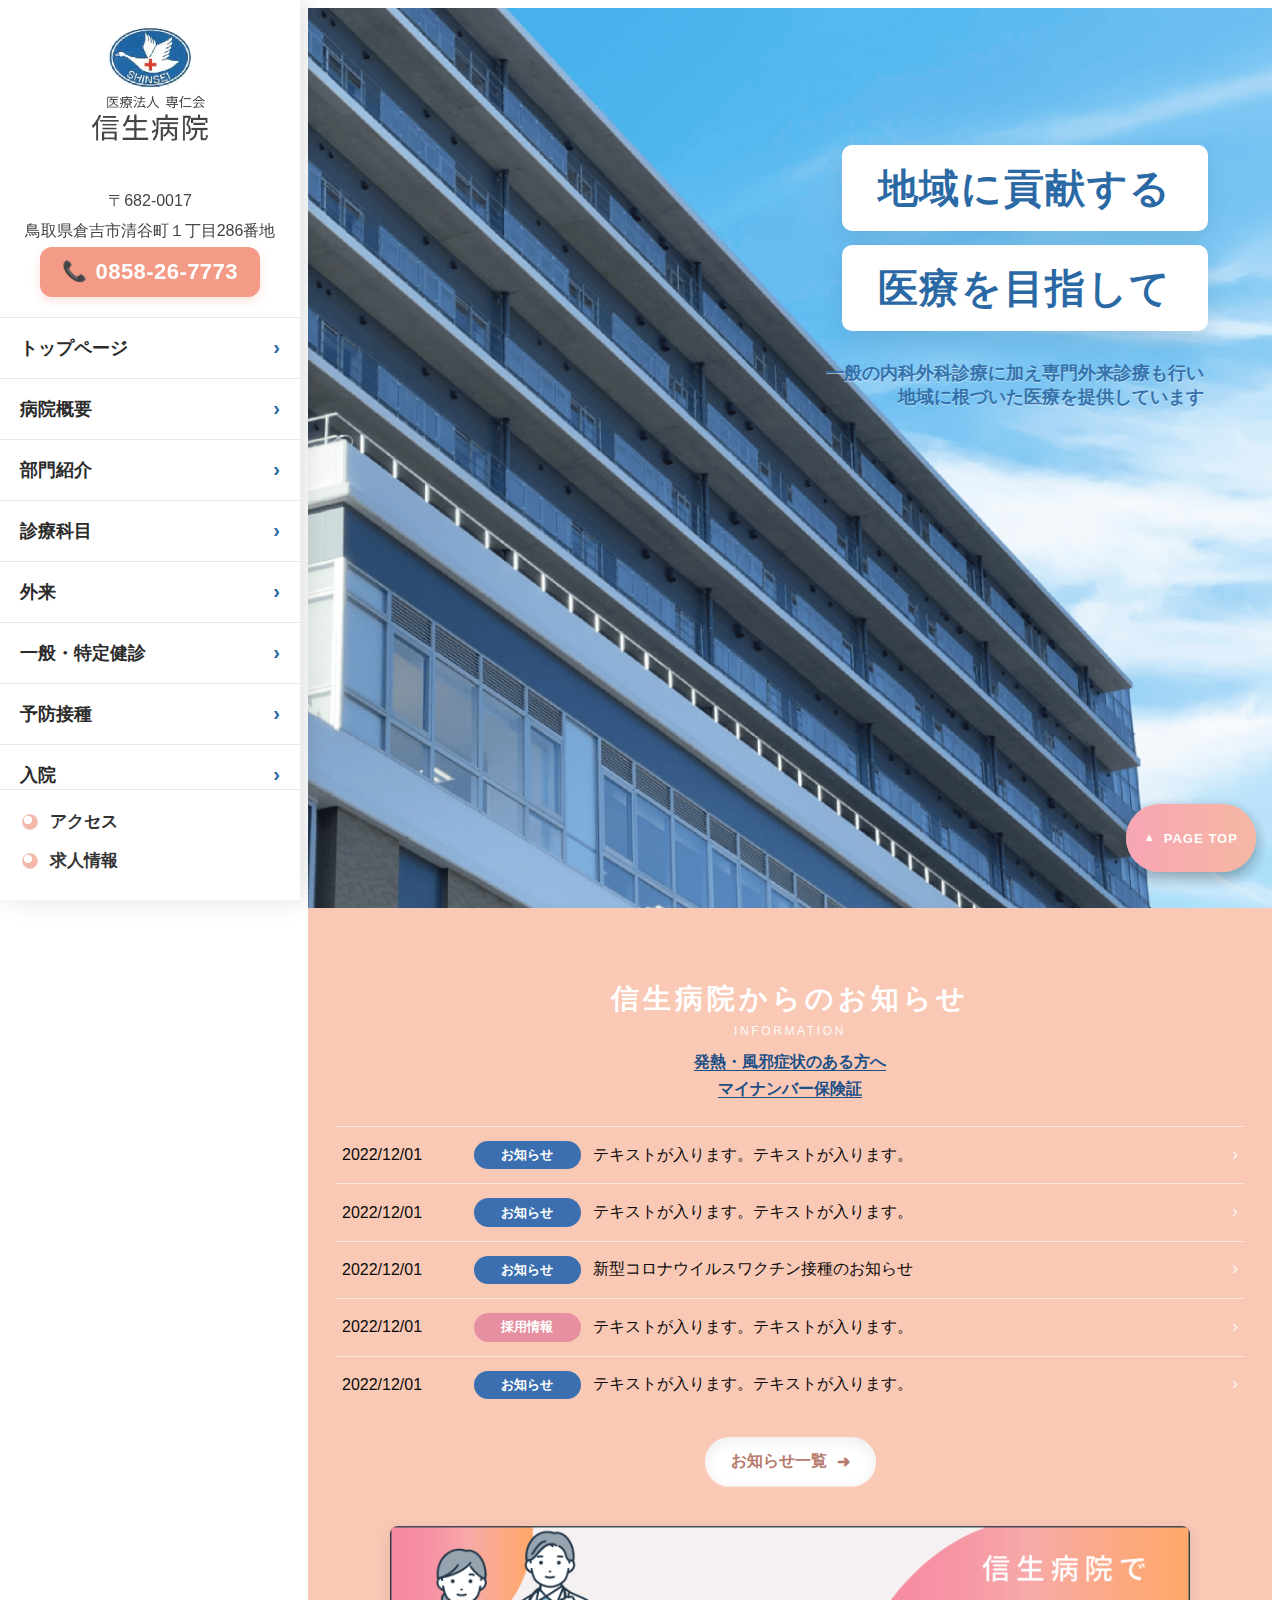
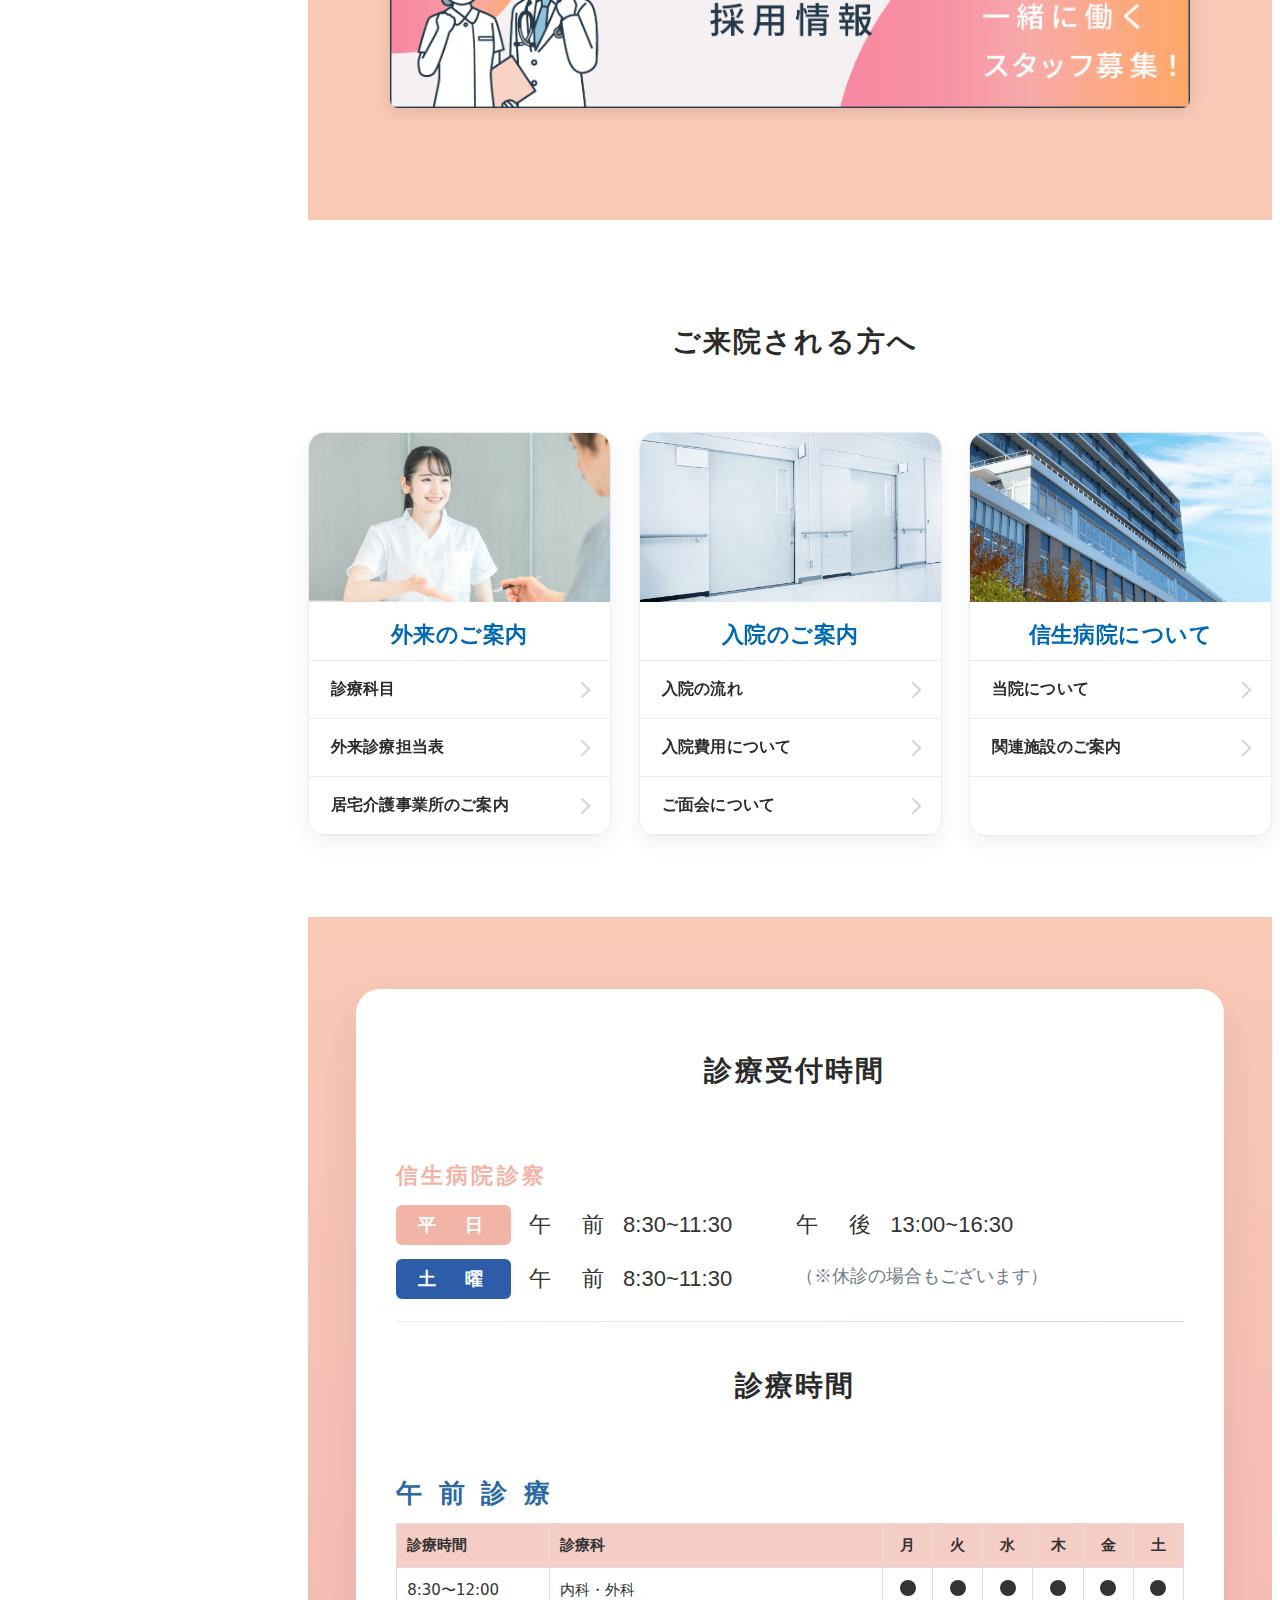
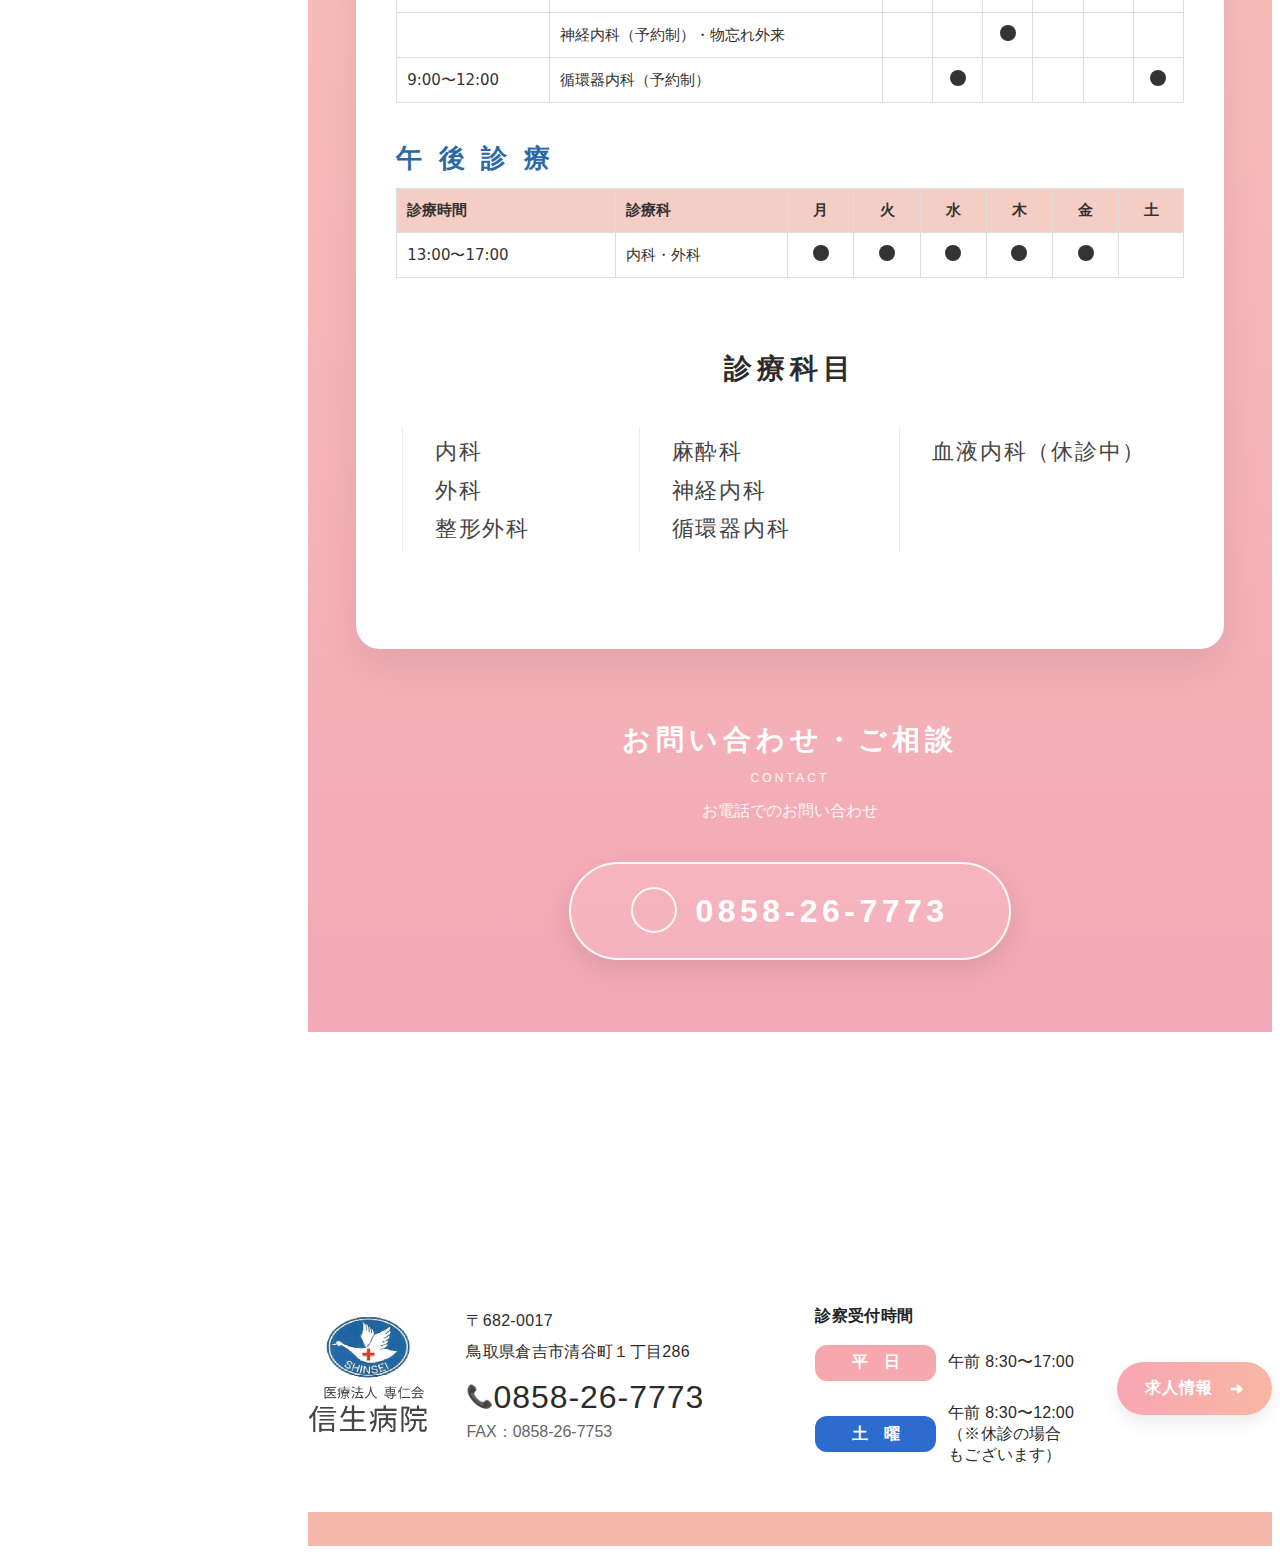
<file: index.html>
<!DOCTYPE html>
<html lang="ja">

<head>
  <meta charset="UTF-8" />
  <meta name="viewport" content="width=device-width, initial-scale=1.0" />
  <title>信生病院｜地域に貢献する医療を目指して</title>
  <meta name="description" content="鳥取県倉吉市の信生病院。外来・入院のご案内、診療時間、診療科目、お知らせ、アクセス情報をご案内します。">
  <!-- トップページ専用スタイル -->
  <!-- ① トークン（色・余白・影など） -->
  <link rel="stylesheet" href="css/tokens.css" />

  <!-- ③ 共通コンポーネント -->
  <link rel="stylesheet" href="css/footer.css" />
  <link rel="stylesheet" href="css/pagetop.css" />

  <!-- ④ ページ固有（トップ、外来、当院について など）-->
  <link rel="stylesheet" href="css/index.css" />
  <link rel="stylesheet" href="https://cdnjs.cloudflare.com/ajax/libs/font-awesome/6.5.1/css/all.min.css"
    integrity="sha512-DTOQO9RWCH3ppGqcWaEA1BIZOC6xxalwEsw9c2QQeAIftl+Vegovlnee1c9QX4TctnWMn13TZye+giMm8e2LwA=="
    crossorigin="anonymous" referrerpolicy="no-referrer" />



</head>

<body>

  <!-- ====== Hero ====== -->
  <header class="hero hero--home">
    <!-- 背景画像 -->
    <div class="hero__bg">
      <img src="images/kv-top.png" alt="信生病院 外観">
    </div>
    <div class="hero__mask" aria-hidden="true"></div>

    <!-- 見出し群 -->
    <div class="hero__content">
      <div class="kv-headlines">
        <h1 class="hl hl--top">地域に貢献する</h1>
        <h2 class="hl hl--bottom">医療を目指して</h2>
        <p class="kv-sub">
          一般の内科外科診療に加え専門外来診療も行い<br>
          地域に根づいた医療を提供しています
        </p>
      </div>
    </div>
  </header>



  <main>
    <section class="section section--news">
      <div class="container news">
        <!-- 見出し -->
        <header class="news__head">
          <h2 class="news__title">信生病院からのお知らせ</h2>
          <p class="news__label">INFORMATION</p>

          <!-- 重要リンク（2行・中央寄せ） -->
          <nav class="news__shortcuts" aria-label="関連リンク">
            <a href="#" class="news__shortcut">発熱・風邪症状のある方へ</a>
            <a href="#" class="news__shortcut">マイナンバー保険証</a>
          </nav>
        </header>

        <!-- 一覧 -->
        <ul class="news-list" role="list">
          <li class="news-item">
            <time class="news-item__date" datetime="2022-12-01">2022/12/01</time>
            <span class="news-item__tag">お知らせ</span>
            <a class="news-item__link" href="#">
              テキストが入ります。テキストが入ります。
            </a>
            <span aria-hidden="true" class="news-item__chev">›</span>
          </li>

          <li class="news-item">
            <time class="news-item__date" datetime="2022-12-01">2022/12/01</time>
            <span class="news-item__tag">お知らせ</span>
            <a class="news-item__link" href="#">
              テキストが入ります。テキストが入ります。
            </a>
            <span aria-hidden="true" class="news-item__chev">›</span>
          </li>

          <li class="news-item">
            <time class="news-item__date" datetime="2022-12-01">2022/12/01</time>
            <span class="news-item__tag">お知らせ</span>
            <a class="news-item__link" href="#">
              新型コロナウイルスワクチン接種のお知らせ
            </a>
            <span aria-hidden="true" class="news-item__chev">›</span>
          </li>

          <li class="news-item">
            <time class="news-item__date" datetime="2022-12-01">2022/12/01</time>
            <span class="news-item__tag news-item__tag--recruit">採用情報</span>
            <a class="news-item__link" href="#">
              テキストが入ります。テキストが入ります。
            </a>
            <span aria-hidden="true" class="news-item__chev">›</span>
          </li>

          <li class="news-item">
            <time class="news-item__date" datetime="2022-12-01">2022/12/01</time>
            <span class="news-item__tag">お知らせ</span>
            <a class="news-item__link" href="#">
              テキストが入ります。テキストが入ります。
            </a>
            <span aria-hidden="true" class="news-item__chev">›</span>
          </li>
        </ul>

        <!-- すべて見るボタン -->
        <div class="news__more">
          <a href="news.html" class="news__morebtn">
            お知らせ一覧 <i aria-hidden="true">➜</i>
          </a>
        </div>

        <!-- バナー -->
        <aside class="recruit-banner">
          <a href="#"><img src="images/recruit-illust.png" alt="採用情報バナー"></a>
        </aside>

      </div>
    </section>

    <!-- ====== ご来院される方へ ====== -->
    <section class="section section--tint visit">
      <div class="container">
        <div class="sec-head visit__head">
          <h2 class="visit__title">
            <i class="fa-solid fa-hospital visit__icon" aria-hidden="true"></i>
            ご来院される方へ
          </h2>
        </div>

        <div class="visit__grid">
          <!-- 外来のご案内 -->
          <article class="vcard">
            <figure class="vcard__ph">
              <img src="images/outpatient-card.png" alt="外来案内イメージ">
            </figure>
            <h3 class="vcard__title">外来のご案内</h3>
            <ul class="vlist">
              <li><a href="/guide.html#outpatient">診療科目</a></li>
              <li><a href="/guide.html#schedule">外来診療担当表</a></li>
              <li><a href="/guide.html#homecare">居宅介護事業所のご案内</a></li>
            </ul>
          </article>

          <!-- 入院のご案内 -->
          <article class="vcard">
            <figure class="vcard__ph">
              <img src="images/inpatient-card.png" alt="入院案内イメージ">
            </figure>
            <h3 class="vcard__title">入院のご案内</h3>
            <ul class="vlist">
              <li><a href="/guide.html#hospitalization">入院の流れ</a></li>
              <li><a href="/guide.html#hiyou">入院費用について</a></li>
              <li><a href="/guide.html#visiting">ご面会について</a></li>
            </ul>
          </article>

          <!-- 信生病院について -->
          <article class="vcard">
            <figure class="vcard__ph">
              <img src="images/about-card.png" alt="病院外観イメージ">
            </figure>
            <h3 class="vcard__title">信生病院について</h3>
            <ul class="vlist">
              <li><a href="/about.html#about">当院について</a></li>
              <li><a href="/about.html#aff">関連施設のご案内</a></li>
            </ul>
          </article>
        </div>
      </div>
    </section>


    <!-- ====== 診療時間 ====== -->
    <section class="section section--schedule" id="schedule">
      <div class="schedule-frame">
        <div class="container">
          <!-- 見出し：中央揃え＋アイコン -->
          <div class="sec-head recv__head">
            <h2 class="recv__title">
              <i class="fa-solid fa-clock recv__icon" aria-hidden="true"></i>
              診療受付時間
            </h2>
          </div>

          <!-- 以下は既存の「信生病院診察」「平日」「土曜」などの内容 -->
          <p class="recv-caption">信生病院診察</p>

          <div class="recv-row">
            <span class="recv-badge recv-badge--weekday">平　日</span>
            <div class="recv-line">
              <span class="recv-col"><em>午　前</em> 8:30~11:30</span>
              <span class="recv-col"><em>午　後</em> 13:00~16:30</span>
            </div>
          </div>

          <div class="recv-row">
            <span class="recv-badge recv-badge--sat">土　曜</span>
            <div class="recv-line">
              <span class="recv-col"><em>午　前</em> 8:30~11:30</span>
              <span class="recv-note">（※休診の場合もございます）</span>
            </div>
          </div>

          <hr class="sched-sep" />

          <!-- 診療時間（午前） -->
          <div class="container">
            <div class="sec-head recv__head">
              <h2 class="recv__title">
                <i class="fa-solid fa-clock recv__icon" aria-hidden="true"></i>
                診療時間
              </h2>
            </div>

            <!-- 午前診療 -->
            <div class="tt-block">
              <p class="tt-label">午 前 診 療</p>
              <div class="tt-tablewrap">
                <table class="tt-table">
                  <thead>
                    <tr>
                      <th>診療時間</th>
                      <th>診療科</th>
                      <th>月</th>
                      <th>火</th>
                      <th>水</th>
                      <th>木</th>
                      <th>金</th>
                      <th>土</th>
                    </tr>
                  </thead>
                  <tbody>
                    <tr>
                      <td>8:30〜12:00</td>
                      <td>内科・外科</td>
                      <td class="on"></td>
                      <td class="on"></td>
                      <td class="on"></td>
                      <td class="on"></td>
                      <td class="on"></td>
                      <td class="on"></td>
                    </tr>
                    <tr>
                      <td></td>
                      <td>神経内科（予約制）・物忘れ外来</td>
                      <td></td>
                      <td></td>
                      <td class="on"></td>
                      <td></td>
                      <td></td>
                      <td></td>
                    </tr>
                    <tr>
                      <td>9:00〜12:00</td>
                      <td>循環器内科（予約制）</td>
                      <td></td>
                      <td class="on"></td>
                      <td></td>
                      <td></td>
                      <td></td>
                      <td class="on"></td>
                    </tr>
                  </tbody>
                </table>
              </div>
            </div>

            <!-- 午後診療 -->
            <div class="tt-block">
              <p class="tt-label">午 後 診 療</p>
              <div class="tt-tablewrap">
                <table class="tt-table">
                  <thead>
                    <tr>
                      <th>診療時間</th>
                      <th>診療科</th>
                      <th>月</th>
                      <th>火</th>
                      <th>水</th>
                      <th>木</th>
                      <th>金</th>
                      <th>土</th>
                    </tr>
                  </thead>
                  <tbody>
                    <tr>
                      <td>13:00〜17:00</td>
                      <td>内科・外科</td>
                      <td class="on"></td>
                      <td class="on"></td>
                      <td class="on"></td>
                      <td class="on"></td>
                      <td class="on"></td>
                      <td></td>
                    </tr>
                  </tbody>
                </table>
              </div>
            </div>
          </div>

          <!-- 診療科目 -->
          <!-- 診療科目 -->
          <div class="dept">
            <div class="dept__head">
              <i class="fa-solid fa-briefcase-medical dept__icon" aria-hidden="true"></i>
              <h3 class="dept__title">診療科目</h3>
            </div>

            <div class="dept__cols">
              <ul class="dept__col">
                <li>内科</li>
                <li>外科</li>
                <li>整形外科</li>
              </ul>
              <ul class="dept__col">
                <li>麻酔科</li>
                <li>神経内科</li>
                <li>循環器内科</li>
              </ul>
              <ul class="dept__col">
                <li>血液内科（休診中）</li>
              </ul>
            </div>
          </div>
        </div><!-- /.container -->
      </div><!-- /.schedule-frame -->
      <!-- ==========================
       お問い合わせ（ピンク背景内）
  =========================== -->
      <div class="schedule-contact">

        <h2 class="contact__title">お問い合わせ・ご相談</h2>
        <p class="contact__label">CONTACT</p>
        <p class="contact__sub">お電話でのお問い合わせ</p>

        <a href="tel:0858267773" class="cta-tel">
          <span class="cta-tel__ico">
            <i class="fa-solid fa-phone" aria-hidden="true"></i>
          </span>
          <span class="cta-tel__num">0858-26-7773</span>
        </a>

      </div>

    </section>

    <!-- ====== アクセス ====== -->
    <section class="section section--access-map" id="access">
      <div class="container">
        <!-- ここからフル幅マップ -->
        <div class="map-frame">
          <iframe
            src="https://www.google.com/maps/embed?pb=!1m18!1m12!1m3!1d3249.0757193652535!2d133.84653907549085!3d35.477670341129915!2m3!1f0!2f0!3f0!3m2!1i1024!2i768!4f13.1!3m3!1m2!1s0x3555de8abf54dc45%3A0xda1f0a0a1e6328bb!2z5L-h55Sf55eF6Zmi!5e0!3m2!1sja!2sjp!4v1762843715010!5m2!1sja!2sjp"
            loading="lazy" referrerpolicy="no-referrer-when-downgrade" allowfullscreen>
          </iframe>
        </div>
    </section>


  </main>
  <!-- フッターマウント用（footer.js がここへ挿入） -->
  <div id="site-footer"></div>

  <!-- 固定ページトップ（必要なページだけ置く） -->
  <div class="pagetop-fixed">
    <a href="#top" aria-label="ページトップへ">PAGE TOP</a>
  </div>



  <!-- サイドバーは共通JSで自動生成 -->
  <script src="sidebar.js" defer></script>
  <script src="footer.js" defer></script>
</body>

</html>
</file>
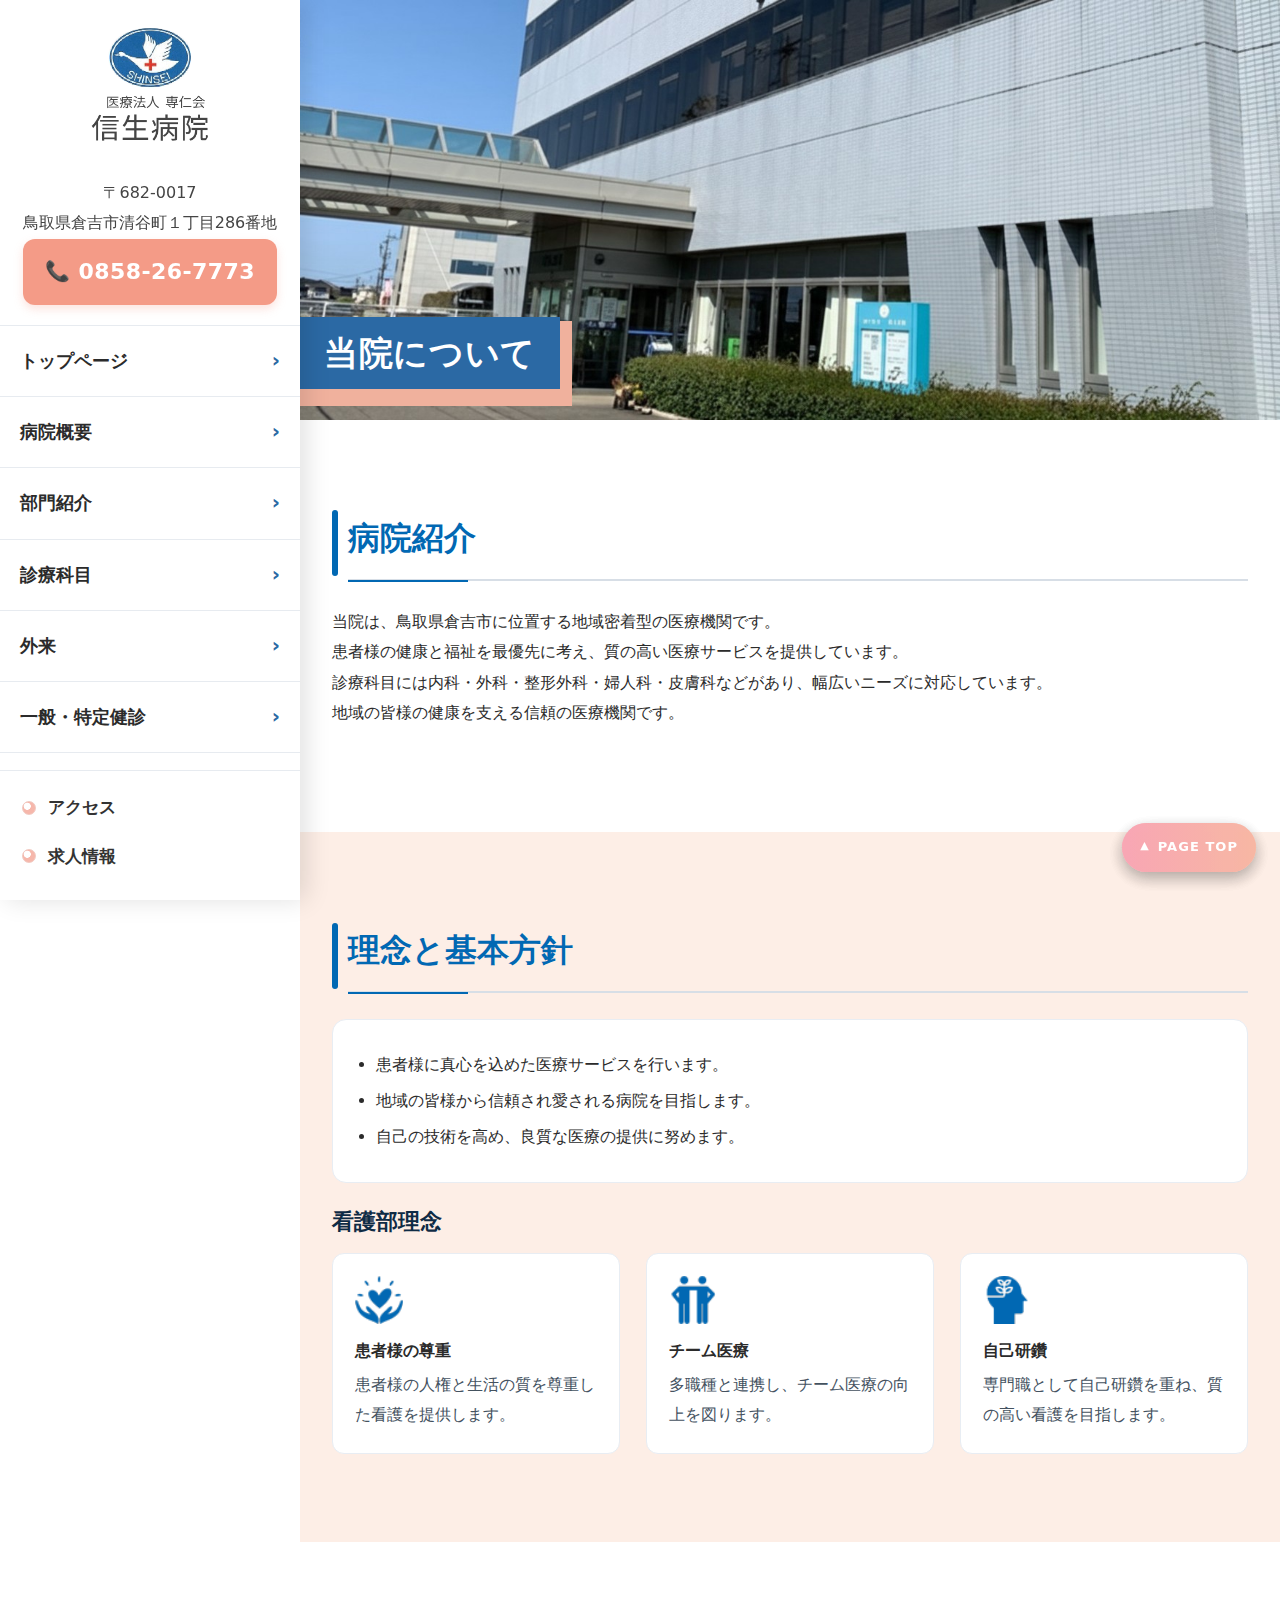
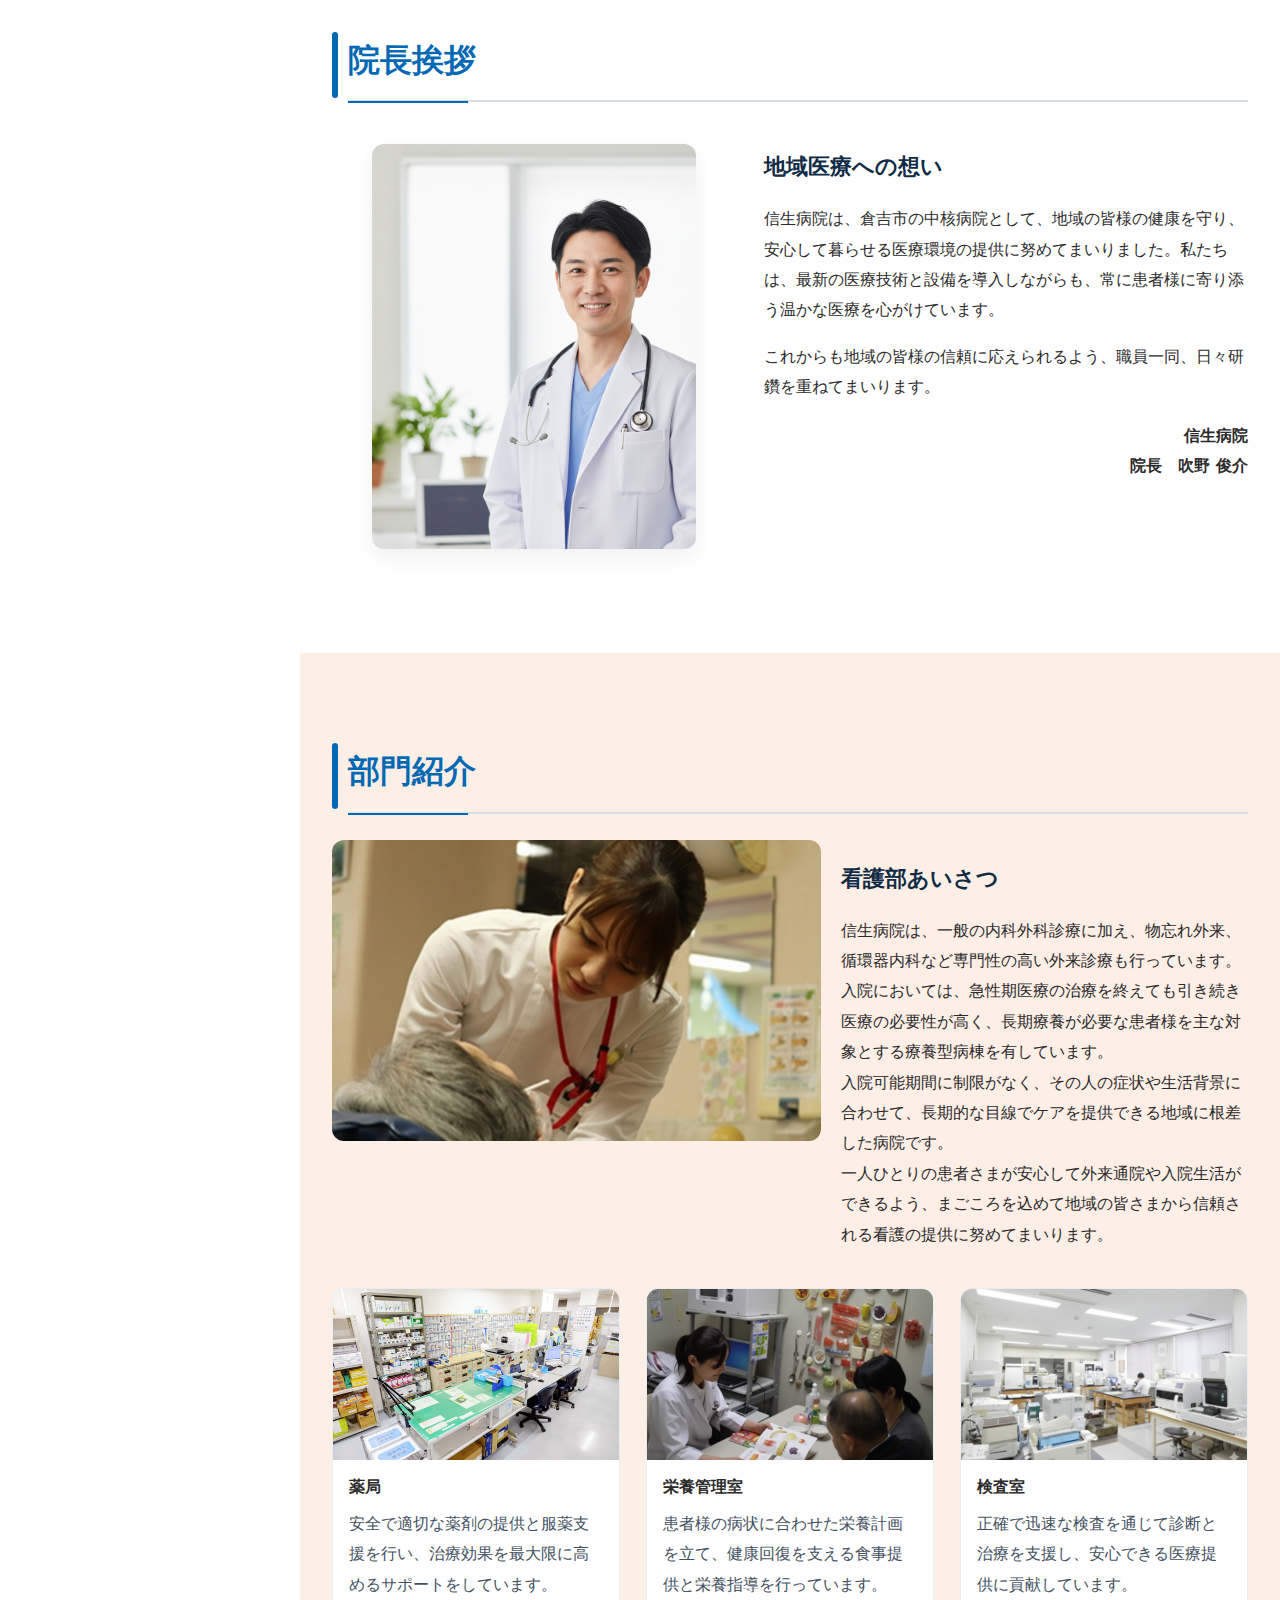
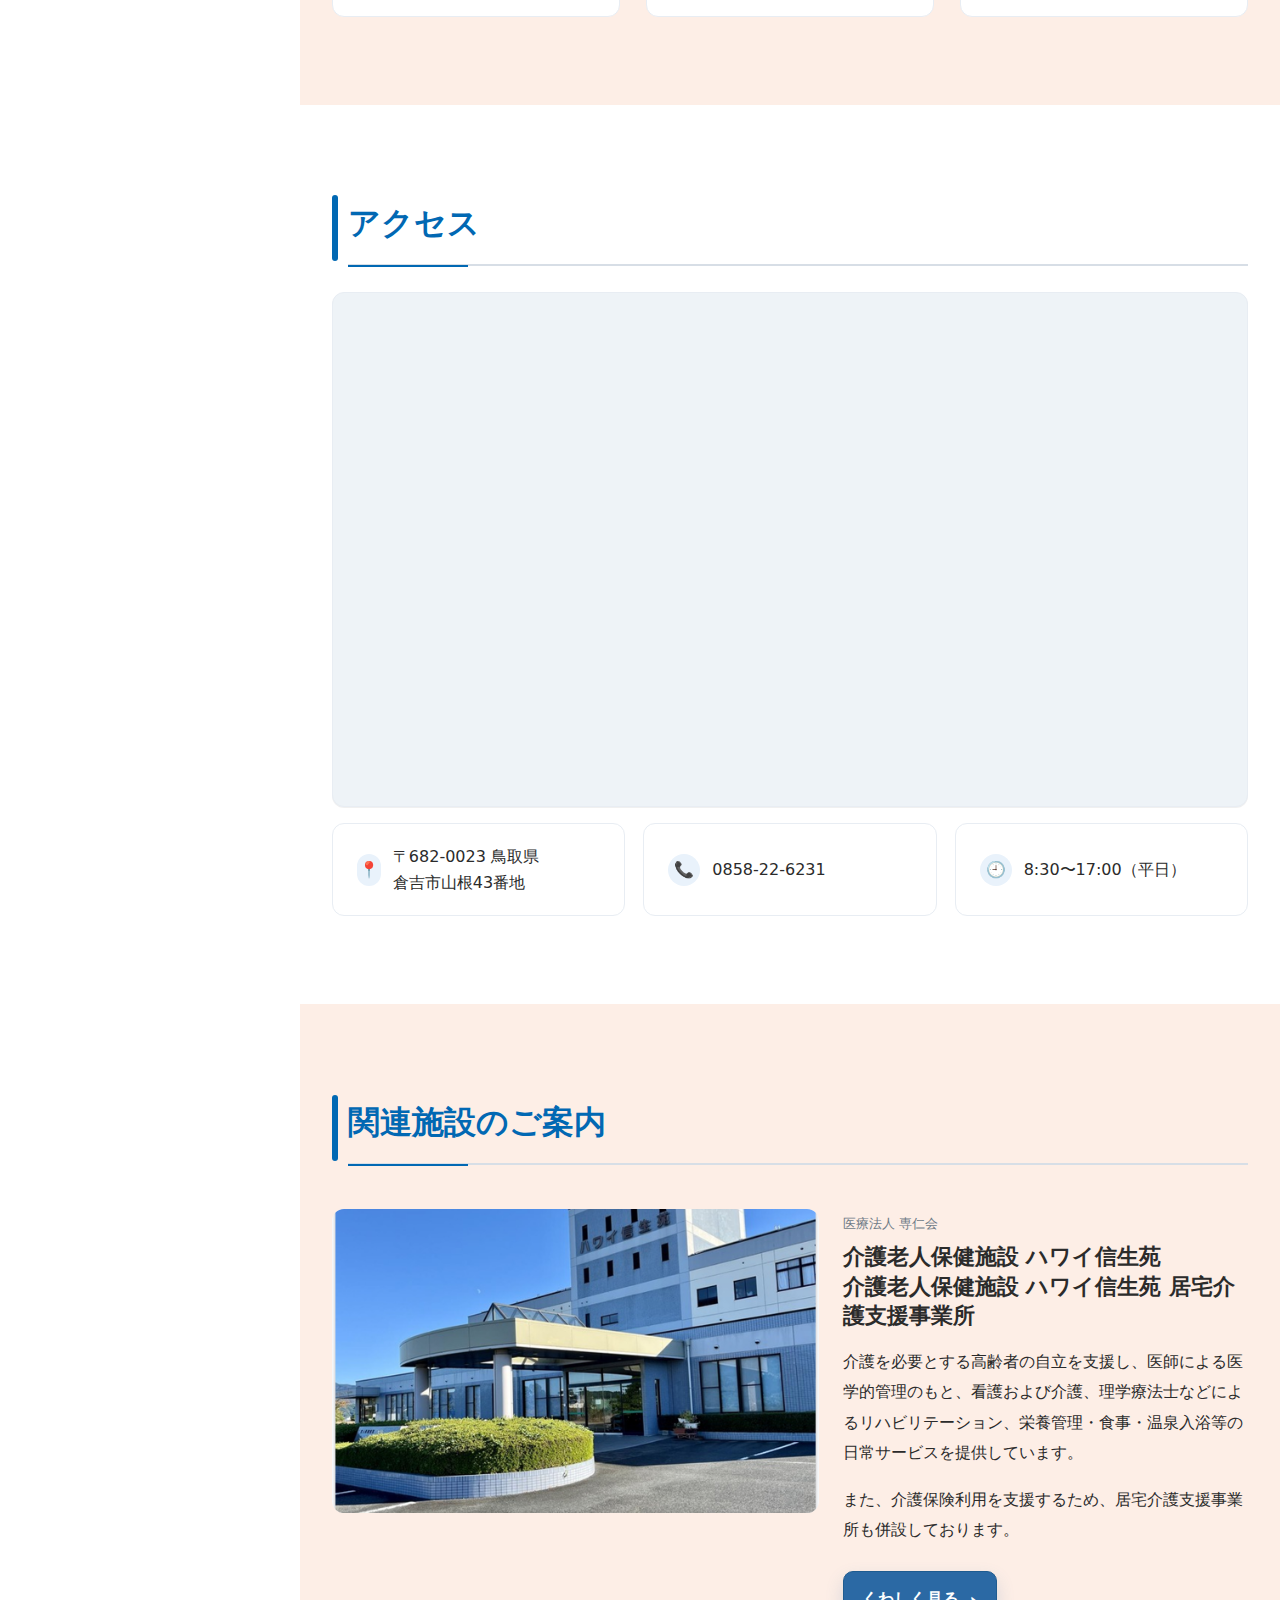
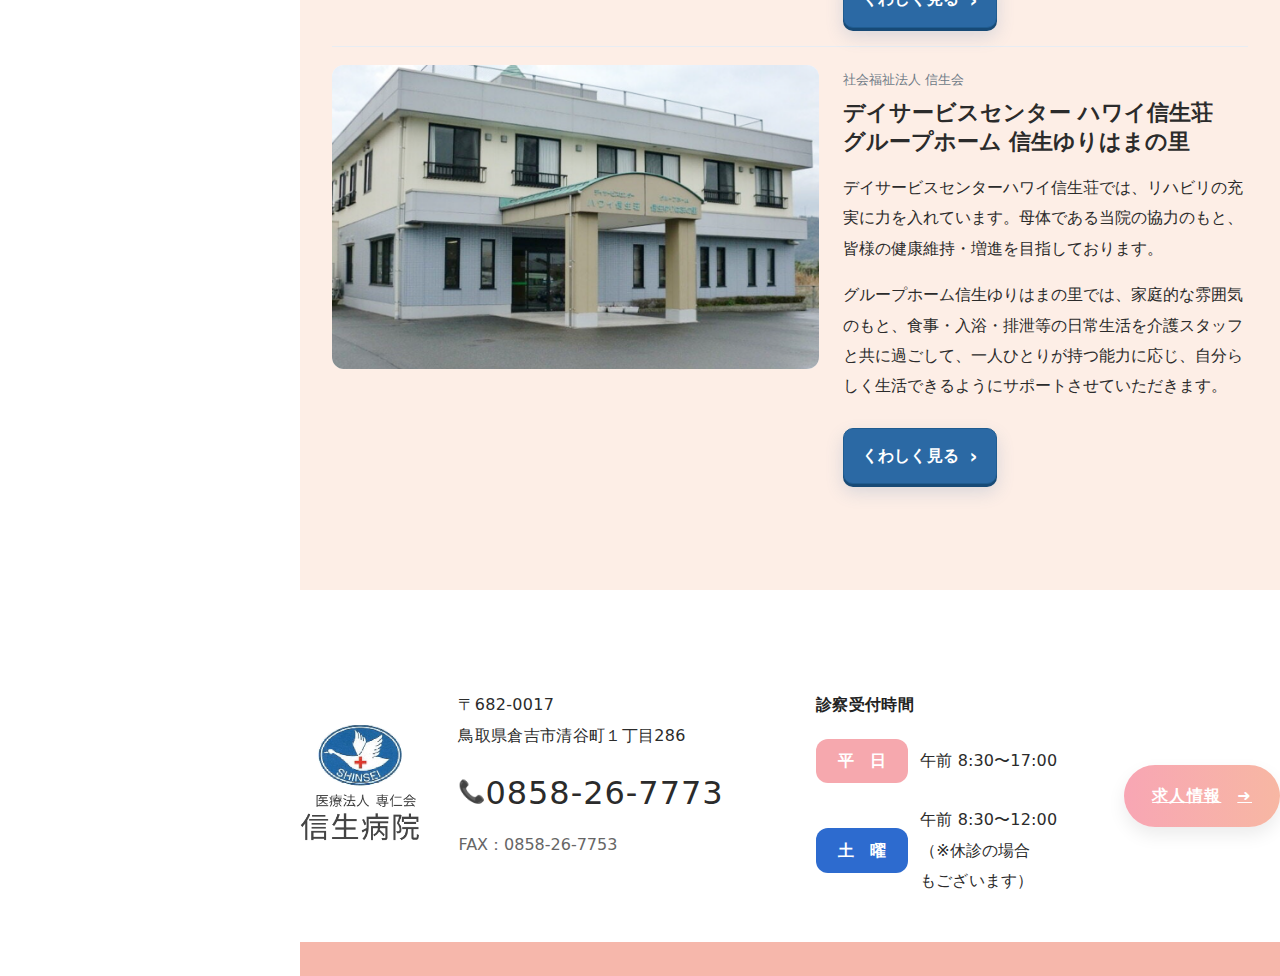
<file: about.html>
<!DOCTYPE html>
<html lang="ja">
<head>
  <meta charset="UTF-8" />
  <meta name="viewport" content="width=device-width, initial-scale=1.0" />
  <title>当院について｜信生病院</title>
  <!-- トップページ専用スタイル -->

  <link rel="stylesheet" href="css/common.css" />
  <!-- ④ ページ固有（トップ、外来、当院について など）-->
  <link rel="stylesheet" href="css/about.css" />
</head>
<body>

  <!-- ====== Hero ====== -->
  <header class="hero">
    <div class="kv"><span class="kv__label">当院について</span></div>
  </header>

  <main>
    <!-- ====== 病院紹介 ====== -->
    <section class="section">
      <div class="container">
        <div class="sec-head"><h2 class="sec-head__title">病院紹介</h2></div>
        <div class="sec-body">
          <p>
            当院は、鳥取県倉吉市に位置する地域密着型の医療機関です。<br>
            患者様の健康と福祉を最優先に考え、質の高い医療サービスを提供しています。<br>
            診療科目には内科・外科・整形外科・婦人科・皮膚科などがあり、幅広いニーズに対応しています。<br>
            地域の皆様の健康を支える信頼の医療機関です。
          </p>
        </div>
      </div>
    </section>

    <!-- ====== 理念と基本方針 ====== -->
    <section class="section section--tint">
      <div class="container">
        <div class="sec-head"><h2 class="sec-head__title">理念と基本方針</h2></div>

        <div class="card card--flat">
          <ul class="list">
            <li>患者様に真心を込めた医療サービスを行います。</li>
            <li>地域の皆様から信頼され愛される病院を目指します。</li>
            <li>自己の技術を高め、良質な医療の提供に努めます。</li>
          </ul>
        </div>

        <h3 class="subhd">看護部理念</h3>
        <div class="grid grid--3">
          <div class="tile">
            <div class="tile__icon"><img src="images/icon-respect.png" alt="尊重アイコン"></div>
            <h4 class="tile__title">患者様の尊重</h4>
            <p class="tile__text">患者様の人権と生活の質を尊重した看護を提供します。</p>
          </div>
          <div class="tile">
            <div class="tile__icon"><img src="images/icon-team.png" alt="チーム医療アイコン"></div>
            <h4 class="tile__title">チーム医療</h4>
            <p class="tile__text">多職種と連携し、チーム医療の向上を図ります。</p>
          </div>
          <div class="tile">
            <div class="tile__icon"><img src="images/icon-study.png" alt="自己研鑽アイコン"></div>
            <h4 class="tile__title">自己研鑽</h4>
            <p class="tile__text">専門職として自己研鑽を重ね、質の高い看護を目指します。</p>
          </div>
        </div>
      </div>
    </section>

    <!-- ====== 院長挨拶 ====== -->
    <section class="section">
      <div class="container">
        <div class="sec-head"><h2 class="sec-head__title">院長挨拶</h2></div>

        <div class="cols">
          <div class="cols__col">
            <figure class="portrait"><img src="images/hospital director.png" alt="院長の写真"></figure>
          </div>
          <div class="cols__col">
            <h3 class="subhd">地域医療への想い</h3>
            <p>
              信生病院は、倉吉市の中核病院として、地域の皆様の健康を守り、安心して暮らせる医療環境の提供に努めてまいりました。私たちは、最新の医療技術と設備を導入しながらも、常に患者様に寄り添う温かな医療を心がけています。
            </p>
            <p>これからも地域の皆様の信頼に応えられるよう、職員一同、日々研鑽を重ねてまいります。</p>
            <p class="sign"><strong>信生病院</strong><br><strong>院長　吹野 俊介</strong></p>
          </div>
        </div>
      </div>
    </section>

    <!-- ====== 部門紹介 ====== -->
    <section class="section section--tint" id="shokai">
      <div class="container">
        <div class="sec-head"><h2 class="sec-head__title">部門紹介</h2></div>

        <div class="dept-highlight">
          <div class="dept-highlight__thumb"><img src="images/nursing.png" alt="看護部の様子"></div>
          <div class="dept-highlight__body">
            <h3 class="subhd">看護部あいさつ</h3>
            <p>
              信生病院は、一般の内科外科診療に加え、物忘れ外来、循環器内科など専門性の高い外来診療も行っています。<br>
              入院においては、急性期医療の治療を終えても引き続き医療の必要性が高く、長期療養が必要な患者様を主な対象とする療養型病棟を有しています。<br>
              入院可能期間に制限がなく、その人の症状や生活背景に合わせて、長期的な目線でケアを提供できる地域に根差した病院です。<br>
              一人ひとりの患者さまが安心して外来通院や入院生活ができるよう、まごころを込めて地域の皆さまから信頼される看護の提供に努めてまいります。
            </p>
          </div>
        </div>

        <div class="grid grid--3">
          <div class="dept-card">
            <div class="dept-card__ph"><img src="images/dispensary.png" alt="薬局"></div>
            <h4 class="dept-card__title">薬局</h4>
            <p class="dept-card__text">安全で適切な薬剤の提供と服薬支援を行い、治療効果を最大限に高めるサポートをしています。</p>
          </div>
          <div class="dept-card">
            <div class="dept-card__ph"><img src="images/nutrition.png" alt="栄養管理室"></div>
            <h4 class="dept-card__title">栄養管理室</h4>
            <p class="dept-card__text">患者様の病状に合わせた栄養計画を立て、健康回復を支える食事提供と栄養指導を行っています。</p>
          </div>
          <div class="dept-card">
            <div class="dept-card__ph"><img src="images/lab.png" alt="検査室"></div>
            <h4 class="dept-card__title">検査室</h4>
            <p class="dept-card__text">正確で迅速な検査を通じて診断と治療を支援し、安心できる医療提供に貢献しています。</p>
          </div>
        </div>
      </div>
    </section>

    <!-- ====== アクセス ====== -->
    <section class="section" id="access">
      <div class="container">
        <div class="sec-head"><h2 class="sec-head__title">アクセス</h2></div>
        <div class="map-frame">
          <iframe
            src="https://www.google.com/maps/embed?pb=!1m18!1m12!1m3!1d3249.0757193652535!2d133.84653907549085!3d35.477670341129915!2m3!1f0!2f0!3f0!3m2!1i1024!2i768!4f13.1!3m3!1m2!1s0x3555de8abf54dc45%3A0xda1f0a0a1e6328bb!2z5L-h55Sf55eF6Zmi!5e0!3m2!1sja!2sjp!4v1762843715010!5m2!1sja!2sjp"
            loading="lazy" referrerpolicy="no-referrer-when-downgrade" allowfullscreen></iframe>
        </div>
        <div class="contact-row">
          <div class="info-card"><div class="info-card__icon" aria-hidden="true">📍</div><div class="info-card__text">〒682-0023 鳥取県倉吉市山根43番地</div></div>
          <div class="info-card"><div class="info-card__icon" aria-hidden="true">📞</div><div class="info-card__text">0858-22-6231</div></div>
          <div class="info-card"><div class="info-card__icon" aria-hidden="true">🕘</div><div class="info-card__text">8:30〜17:00（平日）</div></div>
        </div>
      </div>
    </section>

    <!-- ====== 関連施設のご案内 ====== -->
    <section class="section section--tint" id="aff">
      <div class="container">
        <div class="sec-head"><h2 class="sec-head__title">関連施設のご案内</h2></div>

        <article class="aff">
          <div class="aff__ph"><img src="images/shinseien.png" alt="ハワイ信生苑の外観"></div>
          <div class="aff__body">
            <p class="aff__org"><small>医療法人 専仁会</small></p>
            <h3 class="aff__title">介護老人保健施設 ハワイ信生苑<br>介護老人保健施設 ハワイ信生苑 居宅介護支援事業所</h3>
            <p>介護を必要とする高齢者の自立を支援し、医師による医学的管理のもと、看護および介護、理学療法士などによるリハビリテーション、栄養管理・食事・温泉入浴等の日常サービスを提供しています。</p>
            <p>また、介護保険利用を支援するため、居宅介護支援事業所も併設しております。</p>
            <a href="#" class="btn--more">くわしく見る</a>
          </div>
        </article>

        <article class="aff">
          <div class="aff__ph"><img src="images/shinseiso.png" alt="ハワイ信生荘の外観"></div>
          <div class="aff__body">
            <p class="aff__org"><small>社会福祉法人 信生会</small></p>
            <h3 class="aff__title">デイサービスセンター ハワイ信生荘<br>グループホーム 信生ゆりはまの里</h3>
            <p>デイサービスセンターハワイ信生荘では、リハビリの充実に力を入れています。母体である当院の協力のもと、皆様の健康維持・増進を目指しております。</p>
            <p>グループホーム信生ゆりはまの里では、家庭的な雰囲気のもと、食事・入浴・排泄等の日常生活を介護スタッフと共に過ごして、一人ひとりが持つ能力に応じ、自分らしく生活できるようにサポートさせていただきます。</p>
            <a href="#" class="btn--more">くわしく見る</a>
          </div>
        </article>
      </div>
    </section>
  </main>

<!-- フッターマウント用（footer.js がここへ挿入） -->
<div id="site-footer"></div>

<!-- 固定ページトップ（必要なページだけ置く） -->
<div class="pagetop-fixed">
  <a href="#top" aria-label="ページトップへ">PAGE TOP</a>
</div>


  <!-- サイドバーはJSで生成 -->
  <script src="sidebar.js" defer></script>
  <script src="footer.js" defer></script>
</body>
</html>
</file>
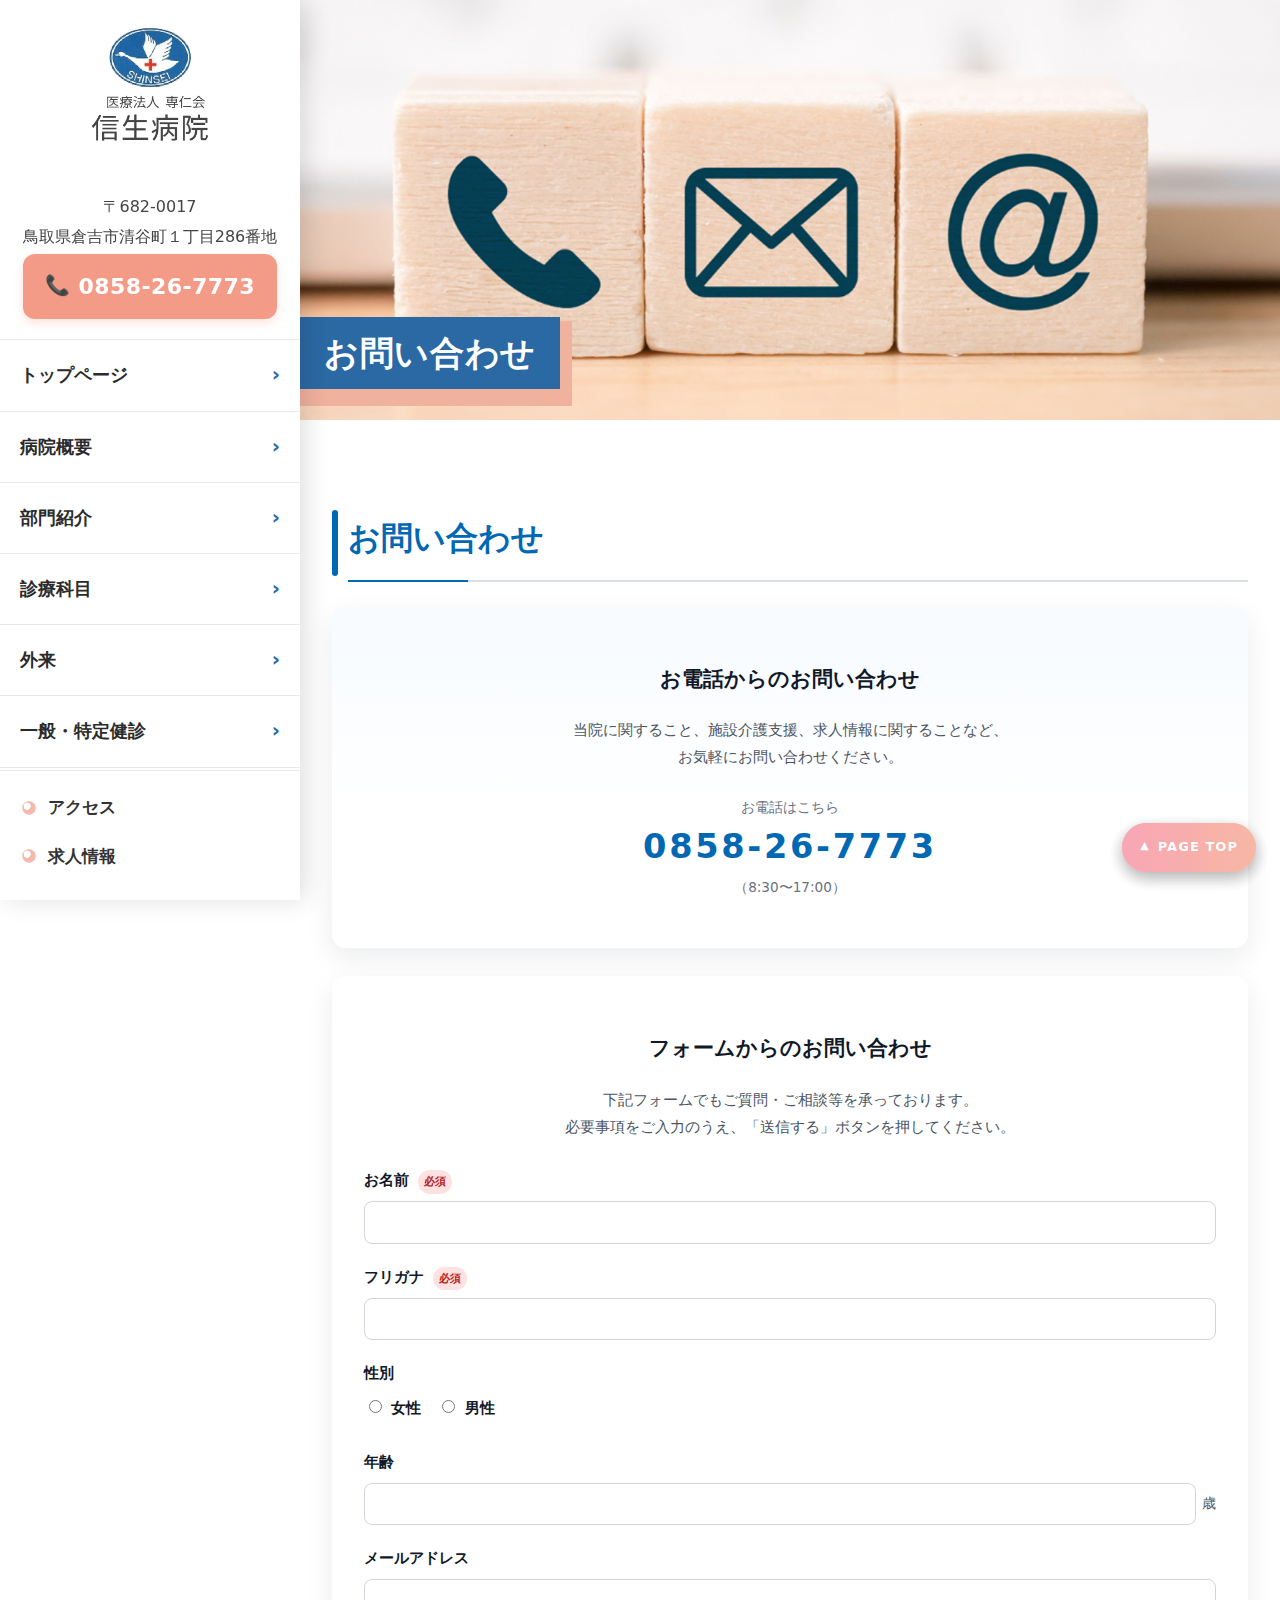
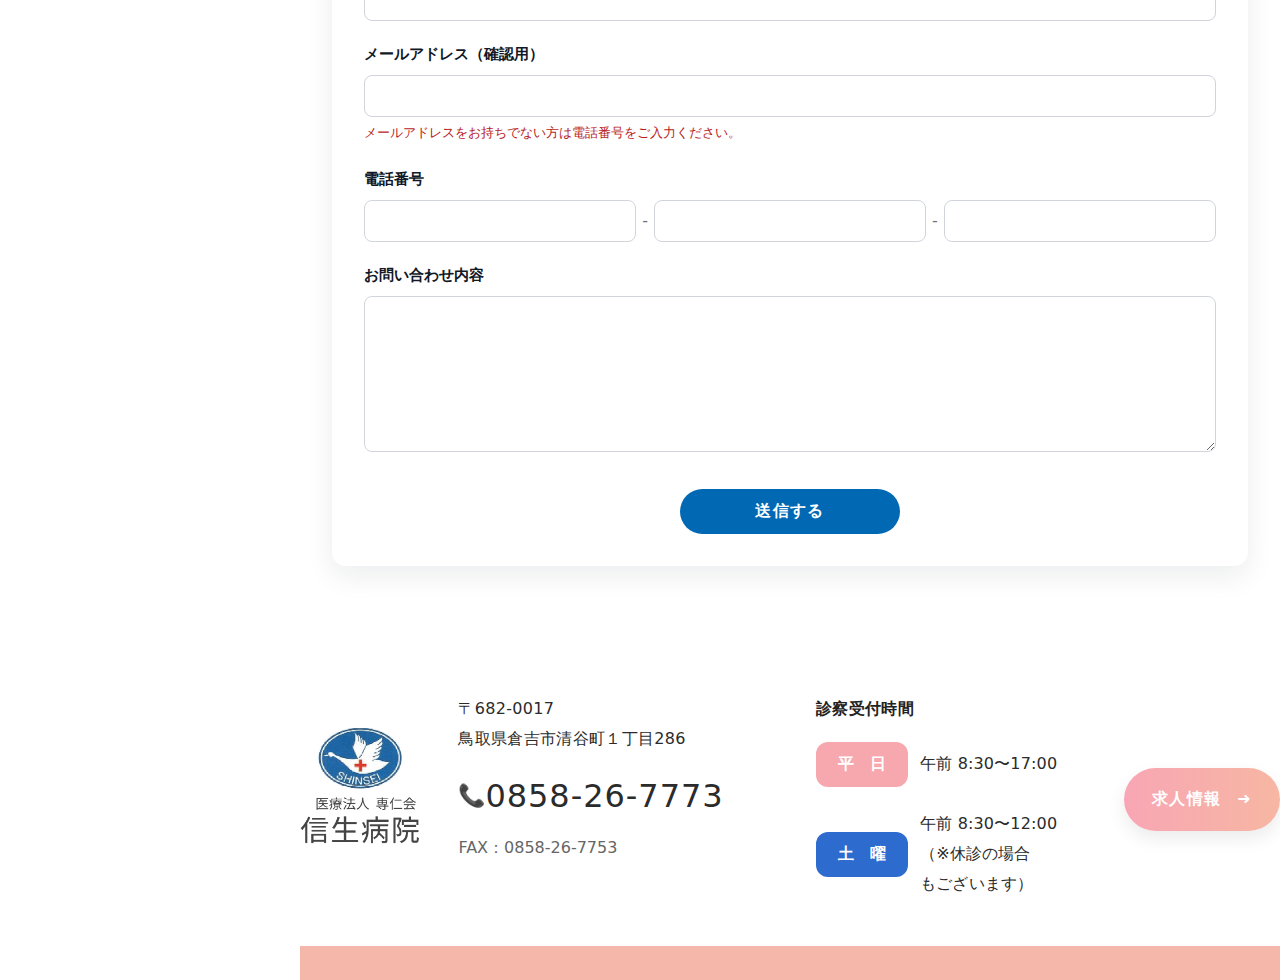
<file: contact.html>
<!DOCTYPE html>
<html lang="ja">
<head>
  <meta charset="UTF-8" />
  <meta name="viewport" content="width=device-width, initial-scale=1.0" />
  <title>お問い合わせ｜信生病院</title>

  <!-- ① 共通スタイル -->
  <link rel="stylesheet" href="css/tokens.css" />
  <link rel="stylesheet" href="css/common.css" />
  <link rel="stylesheet" href="css/footer.css" />
  <link rel="stylesheet" href="css/pagetop.css" />

  <!-- ② お問い合わせページ専用スタイル -->
  <link rel="stylesheet" href="css/contact.css" />
</head>

<body id="top">
  <!-- ====== Hero ====== -->
  <header class="hero hero--guide">
    <div class="kv"><span class="kv__label">お問い合わせ</span></div>
  </header>

  <main class="min-h-screen bg-white">
    <section class="section">
      <div class="container">

        <!-- 共通デザインの見出し -->
        <div class="sec-head">
          <h2 class="sec-head__title">お問い合わせ</h2>
        </div>

        <!-- 電話でのお問い合わせ -->
        <div class="contact-card contact-card--tel">
          <h3 class="contact-card__title">お電話からのお問い合わせ</h3>
          <p class="contact-card__lead">
            当院に関すること、施設介護支援、求人情報に関することなど、<br>
            お気軽にお問い合わせください。
          </p>
          <p class="contact-phone">
            <span class="contact-phone__label">お電話はこちら</span>
            <a href="tel:0858-26-7773" class="contact-phone__number">0858-26-7773</a>
            <span class="contact-phone__time">（8:30〜17:00）</span>
          </p>
        </div>

        <!-- フォームでのお問い合わせ -->
        <div class="contact-card">
          <h3 class="contact-card__title">フォームからのお問い合わせ</h3>
          <p class="contact-card__lead">
            下記フォームでもご質問・ご相談等を承っております。<br>
            必要事項をご入力のうえ、「送信する」ボタンを押してください。
          </p>

          <!-- ★ 実際に送信するための action / method を追加 -->
          <form id="contact-form" class="contact-form" action="contact-send.php" method="post">
            <!-- お名前 -->
            <div class="form-group">
              <label for="name">
                お名前
                <span class="form-required">必須</span>
              </label>
              <input type="text" id="name" name="name" required>
            </div>

            <!-- フリガナ -->
            <div class="form-group">
              <label for="furigana">
                フリガナ
                <span class="form-required">必須</span>
              </label>
              <input type="text" id="furigana" name="furigana" required>
            </div>

            <!-- 性別 -->
            <div class="form-group">
              <span class="form-label">性別</span>
              <div class="form-radio-group">
                <label>
                  <input type="radio" name="gender" value="女性">
                  女性
                </label>
                <label>
                  <input type="radio" name="gender" value="男性">
                  男性
                </label>
              </div>
            </div>

            <!-- 年齢 -->
            <div class="form-group">
              <label for="age">年齢</label>
              <div class="form-inline">
                <input type="number" id="age" name="age" class="form-inline__input">
                <span class="form-inline__suffix">歳</span>
              </div>
            </div>

            <!-- メールアドレス -->
            <div class="form-group">
              <label for="email">メールアドレス</label>
              <input type="email" id="email" name="email">
            </div>

            <!-- メール確認 -->
            <div class="form-group">
              <label for="emailConfirm">メールアドレス（確認用）</label>
              <input type="email" id="emailConfirm" name="emailConfirm">
              <p class="form-note form-note--alert">
                メールアドレスをお持ちでない方は電話番号をご入力ください。
              </p>
            </div>

            <!-- 電話番号 -->
            <div class="form-group">
              <label for="phone1">電話番号</label>
              <div class="form-tel">
                <input type="tel" id="phone1" name="phone1" maxlength="4" class="form-tel__input">
                <span class="form-tel__sep">-</span>
                <input type="tel" id="phone2" name="phone2" maxlength="4" class="form-tel__input">
                <span class="form-tel__sep">-</span>
                <input type="tel" id="phone3" name="phone3" maxlength="4" class="form-tel__input">
              </div>
            </div>

            <!-- お問い合わせ内容 -->
            <div class="form-group">
              <label for="inquiry">お問い合わせ内容</label>
              <textarea id="inquiry" name="inquiry" rows="6"></textarea>
            </div>

            <!-- 送信ボタン -->
            <div class="form-submit">
              <button type="submit" class="form-submit__button">送信する</button>
            </div>
          </form>
        </div>

      </div>
    </section>
  </main>

  <!-- フッターマウント用 -->
  <div id="site-footer"></div>

  <!-- 固定ページトップ -->
  <div class="pagetop-fixed">
    <a href="#top" aria-label="ページトップへ">PAGE TOP</a>
  </div>

  <!-- サイドバー・フッター共通読み込み -->
  <script src="sidebar.js" defer></script>
  <script src="footer.js" defer></script>
</body>
</html>
</file>
<file: css/tokens.css>
/* /css/common/tokens.css */
:root{
    /* Brand palette */
    --brand: #0168b3;
    --ink: #333;
    --paper: #fff;
    --muted: #6f7b86;
  
    /* Sections / surfaces */
    --tint: #fdeee6;
    --card: #ffffff;
    --line: #e8edf3;
  
    /* Rounding / shadow / width */
    --radius: 14px;
    --shadow: 0 8px 22px rgba(0,0,0,.06);
    --container: 1120px;
  
    /* KV headline (参考：ヒーロー帯で使用) */
    --kv-blue: #2b69a4;
    --kv-accent: #f0b19d;
    --kv-bar-h: 20px;
    --kv-stick-w: 12px;
    --kv-stick-up: 100%;
  
    /* Global spacing */
    --vr-gap: clamp(40px, 7vw, 88px);
    --pad-inline: clamp(16px, 4vw, 32px);
  }
</file>
<file: css/footer.css>
/* /css/common/footer.shared.css */

/* 親 */
.sitefooter--shinsei{ background:#fff; color:#2b2b2b; position:relative; }
.sitefooter--shinsei .footer__inner{
  display:grid; grid-template-columns:auto minmax(0,1fr) auto;
  column-gap: clamp(16px, 3vw, 40px);
  align-items:center; padding: clamp(20px, 4vw, 40px) 0; min-width:0;
}

/* 左：ロゴ */
.footer__brand{ display:flex; align-items:center; gap:12px; }
.footer__logo{ width: clamp(96px, 10vw, 120px); height:auto; }

/* 中：住所・時間 */
.footer__info-row{
  display:grid; align-items:start; min-width:0;
  grid-template-columns:1.1fr 0.9fr; gap: clamp(12px, 2.5vw, 28px);
}
.footer__info-left{ display:grid; gap:12px; }
.footer__addr{ font-size: clamp(14px, 1.8vw, 16px); line-height:1.9; letter-spacing:.02em; }

.footer__telbox{ display:flex; flex-direction:column; align-items:flex-start; gap:6px; }
.footer__tel{ display:flex; align-items:center; }
.footer__tel-ico{ font-size:22px; line-height:1; transform: translateY(-1px); }
.footer__tel-num{ font-size: clamp(24px, 4vw, 32px); letter-spacing:.03em; word-break:keep-all; }
.footer__fax{ font-size: clamp(14px, 1.8vw, 16px); color:#666; }

.footer__info-right{ display:grid; gap:10px; }
.footer__hours-hd{ font-weight:700; margin-bottom:2px; color:#222; letter-spacing:.02em; }
.footer__hourline{ display:flex; align-items:center; gap:12px; margin:6px 0; }
.footer__hourtime{ font-size: clamp(14px, 1.8vw, 16px); letter-spacing:.01em; text-wrap:balance; }

/* バッジ */
.chip{ display:inline-block; min-width: clamp(68px, 10vw, 92px); padding:.45em .9em; border-radius:12px; font-size:clamp(12px,2.6vw,16px); font-weight:800; text-align:center; color:#fff; }
.chip--weekday{ background:#f6a8ae; }
.chip--sat{ background:#2d6bcf; }

/* 右：CTA */
.footer__cta{ display:flex; justify-content:flex-end; }
.btn-recruit{
  display:inline-flex; align-items:center; gap:16px;
  padding: clamp(10px, 1.6vw, 16px) clamp(16px, 2.4vw, 28px);
  border-radius:999px;
  background: linear-gradient(90deg, #f8a6b4 0%, #f7b7a3 100%);
  color:#fff; font-weight:800; letter-spacing:.08em;
  box-shadow:0 8px 18px rgba(0,0,0,.08);
  transition: transform .15s ease, box-shadow .15s ease;
  text-decoration:none;
}
.btn-recruit i{ font-style:normal; font-weight:800; transform:translateX(0); }
.btn-recruit:hover{ transform:translateY(-1px); box-shadow:0 12px 22px rgba(0,0,0,.12); }
.btn-recruit:hover i{ transform:translateX(2px); }

/* 下部の色帯 */
.footer__bar{ height:34px; background:#f6b7ab; width:100%; }

/* レスポンシブ */
@media (max-width:1080px){
  .sitefooter--shinsei .footer__inner{ grid-template-columns:auto minmax(0,1fr); row-gap:24px; }
  .footer__cta{ justify-content:flex-start; }
}
@media (max-width:900px){
  .footer__info-row{ grid-template-columns:1fr 1fr; gap:18px; }
}
@media (max-width:720px){
  .sitefooter--shinsei .footer__inner{
    grid-template-columns:1fr; row-gap:18px; text-align:left;
    padding-left: clamp(16px, 5vw, 32px); padding-right: clamp(16px, 5vw, 32px);
  }
  .footer__brand{ justify-content:flex-start; }
  .footer__info-row{ grid-template-columns:1fr; gap:14px; }
  .footer__cta{ justify-content:stretch; }
  .btn-recruit{ width:100%; justify-content:center; }
}
@media (max-width:480px){
  .footer__logo{ width:84px; }
  .footer__bar{ height:28px; }
}
</file>
<file: css/pagetop.css>
/* /css/common/pagetop.shared.css */

/* セクション末尾に控えめ表示（右寄せ） */
.pagetop--right{ background:transparent; position:relative; }
.pagetop--right a{
  position:absolute; right:18px; bottom:10px;
  color:#7f7f7f; font-weight:800; letter-spacing:.16em;
  text-decoration:none;
}
@media (max-width:1200px){
  .pagetop--right a{ right:12px; bottom:8px; font-size:12px; }
}

/* 右下に常時表示（固定） */
.pagetop-fixed{ position:fixed; right:24px; bottom:28px; z-index:999; }
.pagetop-fixed a{
  display:inline-flex; align-items:center; gap:8px;
  min-height:44px; /* アクセシビリティ */
  padding:12px 18px; font-size:13px; font-weight:700; letter-spacing:.08em;
  text-decoration:none; color:#fff;
  background: linear-gradient(90deg, #f8a6b4, #f7b7a3);
  border-radius:999px; box-shadow:0 6px 16px rgba(0,0,0,.18);
  transition: transform .2s ease, box-shadow .2s ease, opacity .2s ease;
  opacity:.92;
}
.pagetop-fixed a::before{ content:"▲"; font-size:11px; transform: translateY(-1px); }
.pagetop-fixed a:hover{ transform: translateY(-4px); opacity:1; box-shadow:0 10px 22px rgba(0,0,0,.26); }

@media (max-width:600px){
  .pagetop-fixed{ right:16px; bottom:20px; }
  .pagetop-fixed a{ padding:10px 14px; font-size:12px; }
}
</file>
<file: css/index.css>
/* =========================
   Home (index) – Overrides
========================= */
html, body {
  font-family: "Noto Sans JP", "Inter", sans-serif;
}

  /* センター揃えのリード */
  .lead--center{
    text-align:center;
    color:#6f7b86;
    letter-spacing:.08em;
  }
  
  /* マージン補助ユーティリティ（ちょい足し） */
  .mt-10{ margin-top:10px; }
  .mt-12{ margin-top:12px; }
  .mt-18{ margin-top:18px; }
  .mt-22{ margin-top:22px; }
  .t-center{ text-align:center; }
  
  /* お知らせリスト */
  .news-list{
    list-style:none;
    padding-left:0;
    margin:0;
  }
  .news-item{
    display:flex;
    align-items:center;
    gap:12px;
    padding:10px 0;
    border-bottom:1px solid var(--line);
  }
  .news-item:last-child{ border-bottom:0; }
  .news-date{ color:#555; }
  .news-link{
    margin-left:auto;
    text-decoration:none;
    color:#2b69a4;
  }
  
  /* チップ色（既存chipにバリエーション追加） */
  .chip--info{ background:#2d6bcf; color:#fff; }
  .chip--important{ background:#f6a8ae; color:#fff; }
  
  /* テーブル */
  .table-scroll{ overflow:auto; }
  .table-basic{
    width:100%;
    border-collapse:collapse;
  }
  .table-basic thead th{
    background:#fdeee6;
  }
  .table-basic th,
  .table-basic td{
    padding:10px;
    border:1px solid var(--line);
    text-align:center;
  }
  .table-basic th:first-child{
    text-align:left;
  }
  
  /* 注釈 */
  .note{ margin:8px 0 14px; }
  .note-muted{ margin-top:10px; color:#6f7b86; }
  
  /* CTA 電話ボタン（サイドバーCSSに依存しない独立版） */
  .cta-tel{
    display:inline-flex;
    align-items:center;
    gap:8px;
    padding:12px 22px;
    border-radius:12px;
    background:#f49b87;
    color:#fff;
    text-decoration:none;
    font-weight:800;
    font-size:22px;
    letter-spacing:.02em;
    box-shadow:0 4px 10px rgba(244,155,135,.28);
  }
  .cta-tel__ico{ font-size:20px; line-height:1; transform:translateY(-1px); }
  
  /* 画像の比率 */
  .dept-card__ph{ aspect-ratio:16/9; overflow:hidden; border-radius:12px; background:#f6f7f9; }
  .dept-card__ph img{ width:100%; height:100%; object-fit:cover; display:block; }
  /* Heroセクション（背景画像をimgで実装） */
.hero--home {
    position: relative;
    min-height: 520px;
    overflow: hidden;
  }
  
  /* 背景画像レイヤー */
  .hero__bg {
    position: absolute;
    inset: 0;
    z-index: 0;
  }
  .hero__bg img {
    width: 100%;
    height: 100%;
    object-fit: cover;
    display: block;
  }
  
  /* マスクとテキストを前面に */
  .hero__mask {
    position: absolute;
    inset: 0;
    background: rgba(0, 0, 0, 0.25);
    z-index: 1;
  }
  .kv {
    position: relative;
    z-index: 2;
    display: flex;
    justify-content: center;
    align-items: center;
    height: 100%;
  }
  .kv__label {
    font-size: clamp(20px, 3vw, 32px);
    color: #fff;
    font-weight: 700;
    letter-spacing: 0.08em;
  }
  
  /* ---------- Hero base（位置を右上へ） ---------- */
.hero--home {
  position: relative;
  height: 100vh;
  min-height: 560px;
  overflow: hidden;
}

/* 背景はそのまま */
.hero__bg{ position:absolute; inset:0; z-index:0; }
.hero__bg img{ width:100%; height:100%; object-fit:cover; object-position:center; display:block; }

.hero__mask{
  position:absolute; inset:0; z-index:1;
  background: linear-gradient(0deg, rgba(255,255,255,.05), rgba(255,255,255,.05));
}

/* ← ここを“右上寄せ”に変更 */
.hero__content{
  position:absolute;  /* 右上に固定できるように */
  inset:0;            /* 親いっぱい */
  z-index:2;
  display:flex;
  justify-content:flex-end; /* 右へ */
  align-items:flex-start;   /* 上へ */
  padding: clamp(16px, 3vw, 40px) clamp(24px, 6vw, 64px);
}

/* 見出しブロック：右上からのオフセット（添付の位置感） */
.kv-headlines{
  display:flex;
  flex-direction:column;   /* 縦並び */
  align-items:flex-end;    /* 右寄せ */
  text-align:right;
  gap: clamp(8px, 1.6vw, 14px);
  margin-top: clamp(40px, 11vh, 120px);  /* 右上から下げる量（重要） */
  max-width:min(92vw, 880px);
}

/* 見出しサイズを少し小ぶりに */
.hl{
  display:inline-block;
  background:#fff;
  color:#2b69a4;
  font-weight:800;
  letter-spacing:.04em;
  line-height:1.35;
  border-radius:10px;
  box-shadow:0 10px 24px rgba(0,0,0,.08);
  padding:.40em .90em;                 /* ちょい小さめ */
  font-size:clamp(22px, 3.8vw, 40px);   /* ちょい小さめ */
  margin:0;
}

/* 角のアクセントもやや控えめに */
.hl--top::after{
  content:"";
  position:absolute;
  right:-10px; top:-10px;
  width:140px; height:22px;
  border-top:6px solid #f6b7ab;
  border-right:6px solid #f6b7ab;
  border-radius:12px;
}
.hl--bottom::before{
  content:"";
  position:absolute;
  left:-10px; bottom:-12px;
  width:150px; height:24px;
  border-left:6px solid #f6b7ab;
  border-bottom:6px solid #f6b7ab;
  border-radius:12px;
}

/* サブコピー：見出しの少し下、右寄せで控えめに */
.kv-sub{
  margin: clamp(10px, 1.6vw, 16px) 4px 0;
  font-size: clamp(13px, 1.4vw, 18px);
  color:#2b69a4;
  font-weight:600;
  text-shadow:0 1px 0 rgba(255,255,255,.6);
  opacity:.9;
}

/* ---- SP調整：中央寄せ＆角線は省略 ---- */
@media (max-width: 900px){
  .hero__content{ padding:20px; }
  .kv-headlines{ align-items:center; text-align:center; margin-top: clamp(24px, 8vh, 72px); }
}
@media (max-width: 560px){
  .hl{ font-size:clamp(20px, 6.6vw, 32px); }
  .hl--top::after, .hl--bottom::before{ display:none; }
  .kv-sub{ font-size:clamp(12px, 3.6vw, 14px); }
}
/* ========== News Section (TOP) ========== */
:root{
  --news-bg: #f9c9b6;               /* セクション背景（ピーチ） */
  --news-line: rgba(255,255,255,.55);
  --news-chip-blue: #3c6fb0;        /* バッジ青 */
  --news-chip-pink: #e58fa0;        /* 採用バッジ */
  --news-ink: #fff;                 /* 見出し白文字 */
}

.section--news{
  background: var(--news-bg);
  padding-block: clamp(48px,6vw,72px);
}

.news{
  max-width: var(--container);
  margin-inline: auto;
  padding-inline: clamp(16px,4vw,28px);
}

/* 見出し */
.news__head{
  text-align:center;
  color: var(--news-ink);
  margin-bottom: clamp(18px,3.2vw,26px);
}
.news__title{
  margin:0 0 6px;
  font-weight:800;
  letter-spacing:.14em;
  font-size: clamp(22px,2.6vw,28px);
}
.news__label{
  margin:0 0 14px;
  letter-spacing:.22em;
  font-size: 12px;
  opacity:.9;
}

/* ショートカットリンク（2行） */
.news__shortcuts{
  display:grid;
  gap:6px;
  justify-content:center;
}
.news__shortcut{
  color:#1c4f86;
  font-weight:700;
  text-underline-offset: 3px;
}

/* 一覧 */
.news-list{
  list-style:none;
  margin: clamp(18px,3.2vw,24px) 0 0;
  padding:0;
  border-top:1px solid var(--news-line);
}
.news-item{
  display:grid;
  grid-template-columns: 120px auto 1fr auto; /* 日付 / タグ / タイトル / 矢印 */
  align-items:center;
  gap: 12px;
  padding: 14px 6px;
  border-bottom:1px solid var(--news-line);
}
.news-item__date{
  color: #000000;
  opacity:.95;
  font-feature-settings: "palt";
}
.news-item__tag{
  display:inline-block;
  min-width: 86px;
  text-align:center;
  padding:.4em .8em;
  border-radius: 999px;
  background: var(--news-chip-blue);
  color:#fff;
  font-weight:700;
  font-size: 13px;
}
.news-item__tag--recruit{
  background: var(--news-chip-pink);
}
.news-item__link{
  color:#000000;
  text-decoration:none;
  opacity:.95;
}
.news-item__link:hover{ text-decoration: underline; }
.news-item__chev{
  color:#fff; opacity:.8; font-size:18px; transform: translateY(-1px);
}

/* すべて見るボタン（中央の白丸ボタン） */
.news__more{
  text-align:center;
  margin: clamp(18px,3.2vw,24px) 0 clamp(22px,3.6vw,28px);
}
.news__morebtn{
  display:inline-flex; align-items:center; gap:10px;
  background:#fff; color:#b67a6c;
  padding: 14px 26px;
  border-radius: 999px;
  box-shadow: 0 4px 14px rgba(0,0,0,.08) inset, 0 1px 0 rgba(255,255,255,.6);
  text-decoration:none; font-weight:700;
}
.news__morebtn i{ font-style:normal; }

/* バナー */
.recruit-banner{
  display:block;
  margin-top: clamp(10px, 3vw, 18px);
}
.recruit-banner__inner{
  border:1px solid rgba(0,0,0,.12);
  background:#fff;
  border-radius: 6px;
  overflow:hidden;
  max-width: 760px;
  margin-inline:auto;
}
.recruit-banner__inner{
  display:grid;
  grid-template-columns: minmax(0,1fr) 1.2fr; /* 画像 / テキスト */
  align-items:stretch;
}
.recruit-banner__img{
  padding: 14px 18px;
  display:flex; align-items:center; justify-content:center;
  background: linear-gradient(90deg,#f5b0a6 0%, #f7b2a2 50%, #f9c9a7 100%);
}
.recruit-banner__img img{
  max-width: 220px; height:auto; display:block;
}
.recruit-banner__copy{
  padding: clamp(16px,3vw,22px) clamp(18px,3.6vw,26px);
  display:flex; flex-direction:column; justify-content:center;
}
.recruit-banner__hd{
  font-size: clamp(18px,2.4vw,22px);
  font-weight:800; letter-spacing:.08em; color:#2b2b2b;
  margin-bottom:6px;
}
.recruit-banner__copy p{
  margin:0; line-height:1.7; color:#2b2b2b; font-weight:700;
}

/* レスポンシブ */
@media (max-width: 900px){
  .news-item{
    grid-template-columns: 110px auto 1fr 16px;
    gap:10px; padding:12px 4px;
  }
  .recruit-banner__inner{
    grid-template-columns: 1fr; /* 縦積み */
  }
  .recruit-banner__img img{ max-width: 180px; }
}
@media (max-width: 560px){
  .news-item{
    grid-template-columns: 1fr; 
    gap:8px;
  }
  .news-item__chev{ display:none; }
  .news-item__date{ order:-2; }
  .news-item__tag{ order:-1; width:max-content; }
}

/* 採用バナー：画像のみの表示 */
.recruit-banner {
  display: block;
  max-width: 800px;        /* 必要に応じて調整 */
  margin: 40px auto;       /* 中央配置 */
  border-radius: 8px;      /* 角丸 */
  overflow: hidden;
  box-shadow: 0 4px 16px rgba(0,0,0,0.1); /* ほんのり影 */
}

.recruit-banner img {
  width: 100%;
  height: auto;
  display: block;
}
/* ===== Visit section ===== */
.visit__head .sec-head__title{
  display:flex; align-items:center; gap:.5em;
}
.visit__hd-ico{ font-size:1.1em; }

/* グリッド */
.visit__grid{
  display:grid;
  grid-template-columns: 1fr;
  gap: clamp(16px,2.6vw,28px);
}
@media(min-width:900px){
  .visit__grid{ grid-template-columns: repeat(3,1fr); }
}

/* カード本体 */
.vcard{
  background: var(--card,#fff);
  border: 1px solid var(--line,#e8edf3);
  border-radius: 16px;
  box-shadow: var(--shadow,0 8px 22px rgba(0,0,0,.06));
  overflow: hidden;
  transition: transform .18s ease, box-shadow .18s ease;
  will-change: transform;
}
.vcard:hover{
  transform: translateY(-2px);
  box-shadow: 0 12px 28px rgba(0,0,0,.10);
}

/* 写真（16:9・カバー） */
.vcard__ph{
  aspect-ratio: 16/9;
  margin: 0;
  background:#f3f6f9;
}
.vcard__ph img{
  width:100%; height:100%; object-fit:cover; display:block;
}

/* セクション内見出し（中央・青） */
.vcard__title{
  margin: 18px 20px 10px;
  text-align:center;
  color: var(--brand,#0168b3);
  font-weight: 800;
  font-size: clamp(18px,2.4vw,22px);
  letter-spacing:.02em;
}

/* リンクリスト（3行） */
.vlist{
  list-style:none; margin: 0; padding: 0;
  border-top: 1px solid var(--line,#e8edf3);
}
.vlist li{
  border-bottom: 1px solid var(--line,#e8edf3);
}
.vlist a{
  display:flex; align-items:center; gap:10px;
  padding: clamp(14px,2.6vw,18px) clamp(18px,3vw,22px);
  text-decoration:none; color: var(--ink,#2b2b2b);
  font-weight: 600;
  letter-spacing:.01em;
  position: relative;
}
/* 右矢印 */
.vlist a::after{
  content:""; width:10px; height:10px;
  border-right:2px solid #d2d7de; border-bottom:2px solid #d2d7de;
  transform: rotate(-45deg);
  margin-left:auto;
  transition: transform .18s ease, border-color .18s ease;
}
/* 行ホバー */
.vlist a:hover{
  background: #fafcff;
}
.vlist a:hover::after{
  transform: translateX(2px) rotate(-45deg);
  border-color: var(--brand,#0168b3);
}

/* 角丸と影を弱めたい場合（微調整用） */
/*
.vcard{ box-shadow: 0 6px 16px rgba(0,0,0,.06); border-radius:14px; }
*/
/* ===== Visit Section - Title Center with Icon ===== */
.visit__head {
  text-align: center;
  margin-bottom: clamp(28px, 4vw, 48px);
}

.visit__title {
  display: inline-flex;
  align-items: center;
  justify-content: center;
  gap: 10px;
  font-size: clamp(22px, 3vw, 28px);
  font-weight: 800;
  color: var(--ink, #333);
  letter-spacing: 0.08em;
  position: relative;
}

.visit__icon {
  color: var(--brand, #0168b3);
  font-size: 1.2em;
}
/* =========================
   Schedule (診療受付時間) Card
========================= */
.sched-card{
  background:#fff;
  border:1px solid var(--line, #e8edf3);
  border-radius: 16px;
  box-shadow: 0 10px 28px rgba(0,0,0,.06);
  padding: clamp(18px,3.6vw,32px);
}

/* 見出し：時計アイコン＋太字 */
.sched-head{
  display:flex; align-items:center; gap:10px;
  margin-bottom: clamp(14px,2.6vw,18px);
}
.sched-head__ico{ font-size:22px; line-height:1; transform:translateY(1px); }
.sched-head__title{
  margin:0; font-weight:800; color:#2b2b2b;
  font-size: clamp(20px,2.4vw,22px);
  letter-spacing:.05em;
}

/* 受付時間ブロック */
.reception{ margin-top:8px; }
.reception__caption{
  color:#f49b87; font-weight:700; margin-bottom:8px;
}
.reception__row{
  display:grid; grid-template-columns: auto 1fr;
  gap:12px; align-items:center;
  padding:10px 0; border-bottom:1px solid var(--line, #e8edf3);
}
.reception__row:last-child{ border-bottom:0; }
.reception__dt{ }
.reception__dd{ display:flex; flex-wrap:wrap; gap:14px 18px; }
.time{ white-space:nowrap; }
.note{ color:#6f7b86; font-size: .95em; }

/* バッジ（平日/土曜） */
.badge{
  display:inline-block; padding:.28em .7em; border-radius:8px;
  font-weight:800; letter-spacing:.06em; color:#fff; font-size:.9em;
}
.badge--weekday{ background:#2d6bcf; }
.badge--sat{ background:#0f8aa7; }

/* 区切り線 */
.sched-sep{
  margin: clamp(16px,3vw,22px) 0;
  border:0; height:1px; background: linear-gradient(90deg,#e9eef5, #f3d1c7);
}

/* サブ見出し */
.sched-subhead{ display:flex; align-items:center; gap:8px; margin-bottom:8px; }
.sched-subhead__ico{ font-size:18px; line-height:1; }
.sched-subhead__title{ margin:0; font-size: clamp(18px,2.2vw,20px); font-weight:800; }

/* 午前/午後ラベル */
.sched-part{
  margin: 14px 0 8px; font-size: 16px; font-weight:700; color:#2b69a4;
}

/* テーブル */
.table-wrap{ overflow:auto; border:1px solid var(--line, #e8edf3); border-radius:12px; }
.sched-table{ width:100%; border-collapse:collapse; background:#fff; }
.sched-table thead th{
  background:#fdeee6; color:#2b2b2b; font-weight:700;
  padding:12px 10px; border-bottom:1px solid var(--line, #e8edf3);
  white-space:nowrap;
}
.sched-table th, .sched-table td{
  border-right:1px solid var(--line, #e8edf3);
  padding:12px 10px; text-align:center;
}
.sched-table th.th-time, .sched-table td:first-child{ text-align:left; white-space:nowrap; }
.sched-table tbody tr:nth-child(even){ background:#fafbfd; }
.sched-table td{ font-variant-numeric: tabular-nums; }
.sched-table td, .sched-table th{ vertical-align:middle; }
.sched-table td:contains("●"), .sched-table td:has(> .dot){ font-weight:700; }

/* 診療科目 */
.dept{ margin-top: clamp(16px,3vw,24px); }
.dept-head{ display:flex; align-items:center; gap:8px; margin-bottom:10px; }
.dept-head__ico{ font-size:18px; }
.dept-head__title{ margin:0; font-size: clamp(18px,2.2vw,20px); font-weight:800; }
.dept-grid{
  display:grid; grid-template-columns: repeat(3,minmax(0,1fr));
  gap:12px 24px;
}
.dept-grid ul{ margin:0; padding-left:18px; }
.dept-grid li{ margin:.3em 0; }

/* SP 最適化 */
@media (max-width: 720px){
  .reception__row{ grid-template-columns: 64px 1fr; }
  .dept-grid{ grid-template-columns: 1fr 1fr; }
}
@media (max-width: 480px){
  .dept-grid{ grid-template-columns: 1fr; }
}
/* ===== Reception Times – Simple (添付準拠) ===== */
.recv-card--simple{ background:#fff; border-radius:16px; }
.recv-head{ display:flex; align-items:center; gap:12px; margin-bottom:18px; }
.recv-head__ico{ width:28px; height:28px; flex:0 0 28px; }
.recv-head__title{
  margin:0; font-weight:800; letter-spacing:.18em;
  color:#3a3a3a; font-size: clamp(22px,3.4vw,32px);
}

/* サブ見出し（桃色） */
.recv-caption{
  margin:6px 0 14px; font-weight:800; letter-spacing:.14em;
  color:#f2b4a6; font-size: clamp(16px,2.2vw,22px);
}

/* 行 */
.recv-row{ display:flex; align-items:center; gap:18px; margin:14px 0; }
.recv-badge{
  display:inline-block; min-width:86px; text-align:center;
  padding:.44em .8em; border-radius:6px; color:#fff;
  font-weight:900; letter-spacing:.3em; font-size: clamp(14px,1.8vw,18px);
}
.recv-badge--weekday{ background:#f2b4a6; }   /* 桃 */
.recv-badge--sat{ background:#2d5da8; }       /* 青 */

.recv-line{ display:flex; flex-wrap:wrap; gap:min(7vw,64px); }
.recv-col{ font-size: clamp(16px,2vw,22px); color:#333; }
.recv-col em{ font-style:normal; letter-spacing:.2em; margin-right:.4em; }

.recv-note{ color:#6f7b86; font-size: clamp(14px,1.8vw,18px); }

/* 区切り線 */
.recv-sep{
  margin: clamp(18px,3.6vw,28px) 0 0;
  border:0; height:1px; background:#e9edf2;
}

/* SP */
@media (max-width:560px){
  .recv-row{ align-items:flex-start; }
  .recv-badge{ min-width:70px; }
  .recv-line{ gap:16px; }
}
/* ===== Title: ご来院される方へ と同一デザイン ===== */
.recv__head {
  text-align: center;
  margin-bottom: clamp(28px, 4vw, 48px);
}

.recv__title {
  display: inline-flex;
  align-items: center;
  justify-content: center;
  gap: 10px;
  font-family: "Noto Sans JP", sans-serif;
  font-size: clamp(22px, 3vw, 28px);
  font-weight: 800;
  color: var(--ink, #333);
  letter-spacing: 0.08em;
  position: relative;
}


/* ===== 診療科目 – 添付デザイン ===== */
.dept {
  margin-top: clamp(40px, 6vw, 64px);
  margin-bottom: clamp(32px, 5vw, 56px);
  text-align: center;
}

/* 見出し（中央＋アイコン） */
.dept__head {
  display: flex;
  flex-direction: column;
  align-items: center;
  gap: 8px;
  margin-bottom: clamp(24px, 4vw, 40px);
}

.dept__icon {
  font-size: 30px;
  color: #f4a89a;          /* 添付の薄いピンク系 */
}

.dept__title {
  margin: 0;
  font-family: "Noto Sans JP", sans-serif;
  font-weight: 800;
  letter-spacing: 0.18em;
  font-size: clamp(22px, 3vw, 28px);
  color: var(--ink, #333);
}

/* 3カラムのリスト（縦線＋テキスト） */
.dept__cols {
  display: flex;
  justify-content: center;
  gap: clamp(40px, 6vw, 80px);
  flex-wrap: wrap;
}

.dept__col {
  list-style: none;
  margin: 0;
  padding: 0 32px;
  border-left: 1px solid var(--line, #e6e6e6);
}

.dept__col li {
  margin: 0.4em 0;
  font-size: clamp(18px, 2.2vw, 22px);
  color: #444;
  letter-spacing: 0.08em;
  text-align: left;
}

/* SP 時は縦に並ぶ */
@media (max-width: 720px) {
  .dept__cols {
    gap: 24px;
  }
  .dept__col {
    padding: 0 20px;
  }
}

/* ===== ピンク背景 ===== */
.section--schedule {
  background: linear-gradient(180deg, #f9c9b6 0%, #f3a9b7 100%);
  padding-block: clamp(40px, 6vw, 72px);
}

/* ===== 白カード：幅を修正 ===== */
.schedule-frame {
  width: min(1040px, 90% - 80px);  /* ←左右40pxの余白が常に見える */
  margin-inline: auto;
  background: #ffffff;
  border-radius: 24px;
  box-shadow: 0 18px 40px rgba(0, 0, 0, 0.08);
  padding: clamp(26px, 3.8vw, 40px) clamp(22px, 4vw, 40px);
}

/* ===== お問い合わせ（ピンク背景に含める） ===== */
.schedule-contact {
  margin-top: clamp(48px, 7vw, 72px);
  text-align: center;
  color: #fff;
}

.contact__title {
  font-size: clamp(22px, 3.2vw, 28px);
  font-weight: 800;
  letter-spacing: 0.18em;
  margin-bottom: 6px;
}

.contact__label {
  letter-spacing: 0.26em;
  font-size: 12px;
  opacity: 0.9;
  margin-bottom: 10px;
}

.contact__sub {
  color: rgba(255,255,255,0.9);
  margin-bottom: 18px;
}

/* ブロック・ラベル */
.tt-block {
  margin-top: clamp(18px, 3vw, 32px);
  margin-bottom: clamp(26px, 4vw, 38px);
}

.tt-label {
  color: #2b69a4;
  font-weight: 800;
  letter-spacing: .18em;
  font-size: clamp(20px, 2.4vw, 26px);
  margin: 0 0 12px;
}

/* ------ PC 基本レイアウト ------ */
.tt-tablewrap {
  max-width: 1040px;
  margin-inline: auto;
  overflow: visible;
}

.tt-table {
  width: 100%;
  border-collapse: collapse;
  background: #fff;
  table-layout: auto;
  font-family: "Noto Sans JP", system-ui, -apple-system, "Segoe UI", Roboto, sans-serif;
}

.tt-table th,
.tt-table td {
  border: 1px solid #dddddd;
  padding: 12px 10px;
  text-align: center;
  vertical-align: middle;
  font-size: 15px;
  color: #333;
}

.tt-table thead th {
  background: #f4cdc5;
  font-weight: 700;
}

/* 1列目・2列目は左寄せで読みやすく */
.tt-table thead th:nth-child(1),
.tt-table tbody td:nth-child(1),
.tt-table thead th:nth-child(2),
.tt-table tbody td:nth-child(2) {
  text-align: left;
}

.tt-table tbody td:nth-child(1) {
  white-space: nowrap;
}

/* ●マーク（共通） */
.tt-table td.on {
  position: relative;
}

.tt-table td.on::after {
  content: "";
  display: inline-block;
  width: 14px;
  height: 14px;
  border-radius: 50%;
  background: #333;
  margin-inline: auto;
}

@media (min-width: 1100px) {
  .tt-table td.on::after {
    width: 16px;
    height: 16px;
  }
}

/* ●● 2つ（on2 を追加したセル用） */
.tt-table td.on.on2::after {
  box-shadow: 8px 0 0 #333;
}

/* =========================
   SP レイアウト（カード型＋曜日グリッド）
========================= */
@media (max-width: 768px) {
  .tt-tablewrap {
    max-width: 100%;
  }

  .tt-table {
    border: 0;
  }

  .tt-table thead {
    display: none;
  }

  .tt-table tbody {
    display: block;
  }

  /* 各行＝カード */
  .tt-table tbody tr {
    display: flex;
    flex-wrap: wrap;
    border: 1px solid #e0d2cb;
    border-radius: 12px;
    margin-bottom: 16px;
    overflow: hidden;
    background: #fff;
  }

  .tt-table tbody td {
    border: 0;
    padding: 0;
    font-size: 14px;
  }

  /* 1列目:診療時間(カード上部) */
  .tt-table tbody td:nth-child(1) {
    width: 100%;
    padding: 9px 12px 4px;
    border-bottom: 1px solid #f1e3dd;
  }

  .tt-table tbody td:nth-child(1)::before {
    content: "診療時間";
    display: block;
    font-size: 11px;
    color: #777;
    margin-bottom: 2px;
    font-weight: 700;
  }

  /* 時間が空欄の行はヘッダー非表示 */
  .tt-table tbody td:nth-child(1):empty {
    display: none;
  }

  /* 2列目:診療科 */
  .tt-table tbody td:nth-child(2) {
    width: 100%;
    padding: 4px 12px 10px;
    border-bottom: 1px solid #f1e3dd;
  }

  .tt-table tbody td:nth-child(2)::before {
    content: "診療科";
    display: block;
    font-size: 11px;
    color: #777;
    margin-bottom: 2px;
    font-weight: 700;
  }

  /* 曜日セル(3〜8列目) */
  .tt-table tbody td:nth-child(n+3) {
    flex: 1 0 0;
    padding: 8px 0 10px;
    text-align: center;
    border-top: 1px solid #f1e3dd;
    border-right: 1px solid #f1e3dd;
    display: flex;
    flex-direction: column;
    align-items: center;
    justify-content: flex-start;
  }

  .tt-table tbody td:nth-child(8) {
    border-right: 0;
  }

  /* 曜日ラベル(上段) */
  .tt-table tbody td:nth-child(3)::before { content: "月"; }
  .tt-table tbody td:nth-child(4)::before { content: "火"; }
  .tt-table tbody td:nth-child(5)::before { content: "水"; }
  .tt-table tbody td:nth-child(6)::before { content: "木"; }
  .tt-table tbody td:nth-child(7)::before { content: "金"; }
  .tt-table tbody td:nth-child(8)::before { content: "土"; }

  .tt-table tbody td:nth-child(n+3)::before {
    display: block;
    margin-bottom: 6px;
    font-size: 11px;
    color: #555;
  }

  /* ●マーク(下段) */
  .tt-table td.on::after {
    margin-top: 2px;
    display: block;
  }
}

/* お問い合わせエリア全体（見出しはそのままでOK） */
.schedule-contact {
  margin-top: clamp(48px, 7vw, 72px);
  text-align: center;
  color: #fff;
}

/* 電話ボタン（大きな白縁のカプセル） */
.cta-tel {
  display: inline-flex;
  align-items: center;
  justify-content: center;
  gap: 18px;
  margin-top: 22px;
  padding: clamp(18px, 3vw, 24px) clamp(40px, 7vw, 60px);
  border-radius: 999px;
  border: 2px solid rgba(255,255,255,0.9);
  background: rgba(255,255,255,0.10); /* うっすら白 */
  color: #fff;
  text-decoration: none;
  font-weight: 800;
  font-size: clamp(22px, 3.6vw, 32px);
  letter-spacing: .14em;
  box-shadow: 0 10px 26px rgba(0,0,0,.10);
  transition: background .2s ease, box-shadow .2s ease, transform .2s ease;
}

.cta-tel:hover {
  background: rgba(255,255,255,0.18);
  box-shadow: 0 14px 30px rgba(0,0,0,.16);
  transform: translateY(-1px);
}

/* アイコン部分（丸の中に電話アイコン） */
.cta-tel__ico {
  width: 42px;
  height: 42px;
  border-radius: 999px;
  border: 2px solid rgba(255,255,255,0.9);
  display: inline-flex;
  align-items: center;
  justify-content: center;
  flex-shrink: 0;
}

.cta-tel__ico i {
  font-size: 18px;
}

/* 数字の見え方調整 */
.cta-tel__num {
  font-feature-settings: "palt";
}

/* スマホ時：少しだけコンパクトに */
@media (max-width: 560px) {
  .cta-tel {
    width: min(100%, 320px);
    padding-inline: 26px;
    font-size: clamp(18px, 5vw, 22px);
    letter-spacing: .08em;
  }
}
/* ===== アクセス：フル幅の細長いマップ ===== */
.section--access-map {
  padding-inline: 0;       /* 左右の余白をなくす */
}

/* マップはコンテナから独立させて画面いっぱいに */
.section--access-map .map-frame {
  width: 100%;
  height: clamp(180px, 26vh, 260px); /* ←縦の高さ（お好みで調整） */
  margin: 0;                         /* 上下余白なしでピタッと */
}

/* iframeをブロック要素＋フルサイズに */
.section--access-map .map-frame iframe {
  width: 100%;
  height: 100%;
  border: 0;
  display: block;
}
/* ご来院される方へ セクションの余白調整 */
.section--tint.visit {
  padding-top: clamp(48px, 8vw, 80px);
  padding-bottom: clamp(48px, 8vw, 80px);
}
</file>
<file: css/common.css>
/* 必要なトークンのみ抜粋 */
:root {
    --brand: #0168b3;      /* 見出し左バーなどの基調ブルー */
    --kv-blue: #2b69a4;    /* KVラベルの青帯 */
    --kv-accent: #f0b19d;  /* KV下のピーチ帯 */
    --kv-bar-h: 20px;      /* KV下線の太さ */
    --kv-stick-w: 12px;    /* KV右棒の幅 */
    --kv-stick-up: 100%;   /* KV右棒の上方向伸び */
    --container: 1120px;
  }
  
  /* ベース */
  * {
    box-sizing: border-box;
  }
  
  body {
    margin: 0;
    font-family: "Noto Sans JP", system-ui, -apple-system, "Segoe UI", Roboto, sans-serif;
    line-height: 1.9;
    color: #333;
  }
  
  /* コンテナ */
  .container {
    max-width: var(--container);
    margin-inline: auto;
    padding-inline: clamp(16px, 4vw, 32px);
  }
  
  /* ====== Hero / KV ====== */
  .hero {
    position: relative;
    min-height: 420px;
    display: flex;
    align-items: flex-end;
    background: url('/images/kv-about.png') center/cover no-repeat;
  }
  
  /* 必要に応じてマスクがあれば */
  .hero__mask {
    position: absolute;
    inset: 0;
    background: linear-gradient(to bottom, rgba(0,0,0,.2), rgba(0,0,0,.45));
    pointer-events: none;
  }
  
  /* KV 見出し（横帯と縦棒がつながるデザイン） */
  .kv {
    position: relative;
    display: inline-block;
    margin-bottom: 0;
    transform: translateY(-26px);
  }
  
  @media (min-width: 768px) {
    .kv {
      transform: translateY(-34px);
    }
  }
  
  .kv__label {
    position: relative;
    z-index: 1;
    color: #fff;
    background: var(--kv-blue);
    font-weight: 800;
    letter-spacing: .02em;
    font-size: clamp(22px, 3.8vw, 34px);
    padding: clamp(12px, 3.6vw, 16px) clamp(18px, 5.2vw, 24px);
  }
  
  /* 横帯（右棒の幅ぶん延長） */
  .kv::after {
    content: "";
    position: absolute;
    left: 0;
    right: auto;
    width: calc(100% + var(--kv-stick-w));
    height: var(--kv-bar-h);
    bottom: calc(-1 * var(--kv-bar-h));
    background: var(--kv-accent);
  }
  
  /* 右の縦棒（横帯と連結） */
  .kv::before {
    content: "";
    position: absolute;
    right: calc(-1 * var(--kv-stick-w));
    bottom: calc(-1 * var(--kv-bar-h));
    width: var(--kv-stick-w);
    height: calc(var(--kv-bar-h) + var(--kv-stick-up));
    background: var(--kv-accent);
  }
  
  /* ====== Sections / 見出し ====== */
  .section {
    padding-block: clamp(40px, 7vw, 88px);
  }
  
  .section--tint {
    background: #fdeee6;
  }
  
  /* 左バー＋全幅ライン＋短い青線の見出し */
  .sec-head {
    position: relative;
    isolation: isolate;
    padding-left: 16px;
    margin-bottom: clamp(16px, 3.5vw, 28px);
  }
  
  .sec-head::before {
    content: "";
    position: absolute;
    left: 0;
    top: .15em;
    bottom: .15em;
    width: 6px;
    border-radius: 3px;
    background: var(--brand);
  }
  
  .sec-head::after {
    content: "";
    position: absolute;
    left: 16px;
    right: 0;
    bottom: -3px;
    height: 2px;
    background: #d7dee6;
    z-index: 0;
  }
  
  .sec-head__title {
    position: relative;
    display: inline-block;
    margin: 0;
    padding-bottom: 10px;
    font-weight: 800;
    font-size: clamp(22px, 3.4vw, 32px);
    color: var(--brand);
    z-index: 1;
  }
  
  /* 見出しの下に短い青線 */
  .sec-head__title::after {
    content: "";
    position: absolute;
    left: 0;
    bottom: -3px;
    width: 120px;
    height: 2px;
    background: var(--brand);
    z-index: 2;
  }
  
  /* セクション本文の余白 */
  .sec-body p {
    margin: 0 0 1em;
  }
</file>
<file: css/about.css>
/* =========================================================
   Shinsei Clinic – Cleaned Stylesheet (sidebar 部分削除版)
   - Tokens
   - Base / Layout
   - Hero / KV
   - Sections / Headings
   - Grid / Cards / Tiles
   - Columns / Portrait
   - Department
   - Map / Info
   - Buttons
   - Footer (responsive)
   - PageTop (inline / fixed)
========================================================= */

/* ========== Tokens ========== */
:root {
  --brand: #0168b3;
  /* 基調ブルー */
  --ink: #333;
  --paper: #fff;
  --muted: #6f7b86;
  --tint: #fdeee6;
  /* セクション淡桃 */
  --card: #ffffff;
  --line: #e8edf3;
  --radius: 14px;
  --shadow: 0 8px 22px rgba(0, 0, 0, .06);
  --container: 1120px;

  /* KV 見出し */
  --kv-blue: #2b69a4;
  /* 青帯 */
  --kv-accent: #f0b19d;
  /* ピーチ */
  --kv-bar-h: 20px;
  /* 下線の太さ */
  --kv-stick-w: 12px;
  /* 右棒の幅 */
  --kv-stick-up: 100%;
  /* 右棒の上方向伸び */
}

/* ========== Base / Layout ========== */
* {
  box-sizing: border-box;
}

html,
body {
  height: 100%;
}

body {
  margin: 0;
  color: var(--ink);
  background: var(--paper);
  font-family: "Noto Sans JP", system-ui, -apple-system, "Segoe UI", Roboto, sans-serif;
  line-height: 1.8;
}

img {
  max-width: 100%;
  height: auto;
  display: block;
}

.container {
  max-width: var(--container);
  margin-inline: auto;
  padding-inline: 28px;
  /* 余白やや広め */
}

/* ========== Hero / KV ========== */
.hero {
  position: relative;
  min-height: 420px;
  display: flex;
  align-items: flex-end;
  background: url('/images/kv-about.png') center/cover no-repeat;
}

.hero__title {
  position: relative;
  z-index: 1;
  color: #fff;
  margin: 0;
  padding: 28px 0 32px;
  font-size: clamp(28px, 4.2vw, 44px);
  font-weight: 700;
  letter-spacing: .04em;
}

/* KV 見出し（横帯と縦棒がつながる） */
.kv {
  position: relative;
  display: inline-block;
  margin-bottom: 0;
  transform: translateY(-26px);
}

@media (min-width:768px) {
  .kv {
    transform: translateY(-34px);
  }
}

.kv__label {
  position: relative;
  z-index: 1;
  color: #fff;
  background: var(--kv-blue);
  font-weight: 800;
  letter-spacing: .02em;
  font-size: clamp(22px, 3.8vw, 34px);
  padding: 14px 22px;
}

/* 横帯（右棒の幅ぶん延長） */
.kv::after {
  content: "";
  position: absolute;
  left: 0;
  right: auto;
  width: calc(100% + var(--kv-stick-w));
  height: var(--kv-bar-h);
  bottom: calc(-1 * var(--kv-bar-h));
  background: var(--kv-accent);
}

/* 右の縦棒（横帯と連結） */
.kv::before {
  content: "";
  position: absolute;
  right: calc(-1 * var(--kv-stick-w));
  bottom: calc(-1 * var(--kv-bar-h));
  width: var(--kv-stick-w);
  height: calc(var(--kv-bar-h) + var(--kv-stick-up));
  background: var(--kv-accent);
}

/* ========== Sections / Headings ========== */
.section {
  padding-block: clamp(36px, 6vw, 72px);
}

.section--tint {
  background: var(--tint);
}

.block+.block {
  margin-top: 28px;
}

.lead {
  margin-top: 12px;
  color: #444;
}

/* 左バー＋全幅ライン＋短い青線の見出し */
.sec-head {
  position: relative;
  isolation: isolate;
  padding-left: 16px;
  margin-bottom: 32px;
  /* 広げすぎない適正値 */
}

.sec-head::before {
  content: "";
  position: absolute;
  left: 0;
  top: .15em;
  bottom: .15em;
  width: 6px;
  border-radius: 3px;
  background: var(--brand);
}

.sec-head::after {
  content: "";
  position: absolute;
  left: 16px;
  right: 0;
  bottom: -2px;
  height: 2px;
  background: #d7dee6;
  z-index: 0;
}

.sec-head__title {
  position: relative;
  display: inline-block;
  margin: 0;
  padding-bottom: 8px;
  font-weight: 800;
  font-size: clamp(22px, 3.4vw, 32px);
  color: var(--brand);
  z-index: 1;
}

.sec-head__title::after {
  content: "";
  position: absolute;
  left: 0;
  bottom: -2px;
  width: 120px;
  height: 2px;
  background: var(--brand);
  z-index: 2;
}

/* 小見出し */
.hd {
  margin: 0 0 18px;
  font-size: clamp(22px, 3.4vw, 32px);
  font-weight: 700;
  color: var(--brand);
}

.hd--bar {
  position: relative;
  padding-left: 14px;
}

.hd--bar::before {
  content: "";
  position: absolute;
  left: 0;
  top: .2em;
  bottom: .2em;
  width: 6px;
  border-radius: 4px;
  background: var(--brand);
}

.subhd {
  margin: 18px 0 10px;
  font-weight: 700;
  font-size: clamp(18px, 2.6vw, 22px);
  color: #0f2b45;
}

/* ========== Grid / Cards / Tiles ========== */
.grid {
  display: grid;
  gap: clamp(14px, 2.4vw, 24px);
}

.grid--3 {
  grid-template-columns: 1fr;
}

@media (min-width:768px) {
  .grid--3 {
    grid-template-columns: repeat(3, 1fr);
  }
}

.card {
  background: var(--card);
  border-radius: var(--radius);
  box-shadow: var(--shadow);
  padding: clamp(16px, 3vw, 24px);
}

.card--flat {
  box-shadow: none;
  border: 1px solid var(--line);
  background: #fff;
}

.list {
  margin: 0;
  padding-left: 1.2em;
}

.list li {
  margin: .35em 0;
}

/* Tiles（看護部理念） */
.tile {
  background: #fff;
  border: 1px solid var(--line);
  border-radius: 12px;
  padding: 18px;
  text-align: left;
}

.tile__icon {
  width: 48px;
  height: 48px;
  margin-bottom: 12px;
}

.tile__icon img {
  width: 100%;
  height: 100%;
  object-fit: contain;
  display: block;
}

.tile__title {
  margin: 0 0 4px;
  font-weight: 700;
}

.tile__text {
  margin: 0;
  color: #44525f;
}

/* ========== Columns / Portrait ========== */
.cols {
  display: grid;
  gap: 24px;
}

@media (min-width:960px) {
  .cols {
    grid-template-columns: 1fr 1.2fr;
  }
}

.portrait {
  aspect-ratio: 4/5;
  overflow: hidden;
  border-radius: 12px;
  box-shadow: var(--shadow);
  background: #fafafa;
}

.portrait img {
  width: 100%;
  height: 100%;
  object-fit: cover;
}

.sign {
  text-align: right;
  margin-top: 18px;
}

/* ========== Department ========== */
.dept-highlight {
  display: grid;
  gap: 20px;
  margin-bottom: 22px;
}

@media (min-width:900px) {
  .dept-highlight {
    grid-template-columns: 1.2fr 1fr;
  }
}

.dept-highlight__thumb {
  aspect-ratio: 13/8;
  overflow: hidden;
  border-radius: 12px;
  background: #f6f7f9;
}

.dept-highlight__thumb img {
  width: 100%;
  height: 100%;
  object-fit: cover;
}

.dept-card {
  border: 1px solid var(--line);
  border-radius: 12px;
  background: #fff;
  overflow: hidden;
}

.dept-card__ph {
  aspect-ratio: 5/3;
  background: #f6f7f9;
}

.dept-card__ph img {
  width: 100%;
  height: 100%;
  object-fit: cover;
}

.dept-card__title {
  margin: 12px 16px 0;
  font-weight: 700;
}

.dept-card__text {
  margin: 6px 16px 16px;
  color: #44525f;
}

/* ========== Map / Info ========== */
.map {
  margin-bottom: 18px;
}

.map__ph {
  height: 420px;
  border: 1px solid var(--line);
  border-radius: 12px;
  background: #f2f4f7;
  display: flex;
  align-items: center;
  justify-content: center;
  color: #7a8794;
}

/* 地図 iframe（角丸・比率固定） */
.map-frame {
  width: 100%;
  aspect-ratio: 16/9;
  border: 1px solid var(--line);
  border-radius: 12px;
  overflow: hidden;
  background: #eef3f7;
}

.map-frame iframe {
  width: 100%;
  height: 100%;
  border: 0;
  display: block;
}

/* 情報ブロック */
.info-cards {
  margin-top: 10px;
}

.info {
  display: flex;
  align-items: flex-start;
  gap: 10px;
  background: #fff;
  border: 1px solid var(--line);
  border-radius: 12px;
  padding: 14px 16px;
}

.info__icon {
  font-size: 20px;
  line-height: 1;
}

/* 下の3カード（ピル風） */
.contact-row {
  display: grid;
  gap: 16px;
  margin-top: 16px;
  grid-template-columns: 1fr;
}

@media (min-width:900px) {
  .contact-row {
    grid-template-columns: repeat(3, 1fr);
  }
}

.info-card {
  display: flex;
  align-items: center;
  gap: 12px;
  background: #fff;
  border: 1px solid var(--line);
  border-radius: 12px;
  padding: 18px 22px;
}

.info-card__icon {
  width: 32px;
  height: 32px;
  display: grid;
  place-items: center;
  border-radius: 999px;
  background: #e9f2fb;
  color: var(--brand);
  font-size: 16px;
  line-height: 1;
}

.info-card__text {
  line-height: 1.6;
}

/* ========== Affiliated (関連施設) – 安定レイアウト補強 ========== */
.aff {
  display: grid;
  grid-template-columns: 1fr;
  /* SP: 縦積み */
  gap: clamp(14px, 2.4vw, 24px);
  align-items: start;
  /* アイテム上揃えでズレ防止 */
  border-bottom: 1px solid var(--line);
  padding: 18px 0;
}

@media (min-width:900px) {
  .aff {
    grid-template-columns: 1.2fr 1fr;
    /* PC: 2カラム */
  }
}

/* Grid内のはみ出し防止（Safari含む） */
.aff__ph,
.aff__body {
  min-width: 0;
  /* ← 無いと長文で横崩れ */
}

/* サムネイルの比率固定とにじみ防止 */
.aff__ph {
  aspect-ratio: 16/10;
  /* 既存値を踏襲 */
  overflow: hidden;
  border-radius: 12px;
  background: #f6f7f9;
  display: block;
}

.aff__ph img {
  width: 100%;
  height: 100%;
  object-fit: cover;
  /* はみ出し・歪み防止 */
  display: block;
}

/* 小要素の余白とタイポ微調整 */
.aff__org {
  margin: 0 0 4px;
  color: var(--muted);
  font-size: .95em;
}

.aff__title {
  margin: 0 0 10px;
  font-size: clamp(18px, 3vw, 22px);
  line-height: 1.35;
}

.aff__text {
  margin: 0;
  color: #44525f;
  line-height: 1.8;
}

/* セクションの下線が二重にならないよう最終要素を消す */
.aff:last-of-type {
  border-bottom: 0;
}

/* ボタンの行頭が詰まらないよう軽く余白 */
.aff .btn--more {
  margin-top: 10px;
}

/* レイアウトの“ガタつき”対策：画像の読み込み中高さ保持 */
@supports not (aspect-ratio: 1) {
  .aff__ph {
    position: relative;
    padding-top: 62.5%;
  }

  /* 16:10 ≒ 62.5% */
  .aff__ph>img {
    position: absolute;
    inset: 0;
    width: 100%;
    height: 100%;
    object-fit: cover;
  }
}

/* ========== Buttons ========== */
.btn {
  display: inline-block;
  padding: .55em 1.1em;
  border-radius: 999px;
  border: 1px solid #c7d6e6;
  color: #0f2b45;
  text-decoration: none;
  background: #fff;
  transition: .2s ease;
}

.btn:hover {
  background: #eef5fb;
}

/* 詳しく見る（立体感あり） */
.btn--more {
  display: inline-flex;
  align-items: center;
  gap: 10px;
  padding: 12px 18px;
  border-radius: 10px;
  background: #2b69a4;
  color: #fff;
  font-weight: 700;
  letter-spacing: .02em;
  text-decoration: none;
  border: 1px solid #1f5c90;
  box-shadow: 0 3px 0 #174a76, 0 8px 18px rgba(43, 105, 164, .18);
  transition: background .2s ease, box-shadow .2s ease, transform .03s ease;
}

.btn--more::after {
  content: "›";
  font-size: 1.2em;
  line-height: 1;
  transform: translateY(1px);
}

.btn--more:hover {
  background: #235f9a;
  box-shadow: 0 3px 0 #174a76, 0 12px 24px rgba(43, 105, 164, .25);
}

.btn--more:focus-visible {
  outline: 3px solid #a7c8ff;
  outline-offset: 2px;
}

.btn--more:active {
  transform: translateY(2px);
  box-shadow: 0 1px 0 #174a76, 0 6px 14px rgba(43, 105, 164, .22);
}

/* ========== Footer (responsive) ========== */
.sitefooter {
  background: var(--brand);
  color: #fff;
  margin-top: clamp(36px, 6vw, 60px);
}

.sitefooter__inner {
  display: grid;
  gap: 18px;
  align-items: center;
  padding: 18px 0;
}

@media (min-width:900px) {
  .sitefooter__inner {
    grid-template-columns: 1.2fr 1fr auto;
  }
}

.sitefooter__brand {
  display: flex;
  align-items: center;
  gap: 14px;
}

.sitefooter__brand img {
  width: 72px;
  height: 72px;
  border-radius: 999px;
  background: #fff;
}

.sitefooter__name {
  font-weight: 700;
  font-size: 18px;
}

.sitefooter__addr {
  font-size: 14px;
  opacity: .9;
}

.sitefooter__meta {
  list-style: none;
  margin: 0;
  padding: 0;
  display: grid;
  gap: 6px;
  font-size: 14px;
}

.recruit {
  display: inline-block;
  padding: .6em 1.1em;
  background: #ff7ea7;
  color: #fff;
  border-radius: 999px;
  text-decoration: none;
  font-weight: 700;
}

/* ページ下帯 */
.pagetop {
  background: #0d5a98;
}

.pagetop a {
  display: block;
  text-align: center;
  color: #fff;
  text-decoration: none;
  padding: 10px 0;
  font-size: 12px;
  letter-spacing: .08em;
}

/* ---- 新デザイン Footer（Shinsei） ---- */
.sitefooter--shinsei {
  background: #fff;
  color: #2b2b2b;
  position: relative;
}

/* 3カラム（ロゴ / 情報 / CTA） */
.sitefooter--shinsei .footer__inner {
  display: grid;
  grid-template-columns: auto minmax(0, 1fr) auto;
  column-gap: clamp(16px, 3vw, 40px);
  align-items: center;
  padding: clamp(20px, 4vw, 40px) 0;
  min-width: 0;
}

.footer__brand {
  display: flex;
  align-items: center;
  gap: 12px;
}

.footer__logo {
  width: clamp(96px, 10vw, 120px);
  height: auto;
}

.footer__info-row {
  display: grid;
  align-items: start;
  min-width: 0;
  grid-template-columns: 1.1fr 0.9fr;
  /* 左やや広め */
  gap: clamp(12px, 2.5vw, 28px);
}

.footer__info-left {
  display: grid;
  gap: 12px;
}

.footer__addr {
  font-size: clamp(14px, 1.8vw, 16px);
  line-height: 1.9;
  letter-spacing: .02em;
}

/* Footer – TEL と FAX を縦並びに */
.footer__telbox {
  display: flex;
  flex-direction: column;
  align-items: flex-start;
  gap: 6px;
}

.footer__tel {
  display: flex;
  align-items: center;
}

.footer__tel-ico {
  font-size: 22px;
  line-height: 1;
  transform: translateY(-1px);
}

.footer__tel-num {
  font-size: 32px;
  letter-spacing: .03em;
}

.footer__fax {
  font-size: clamp(14px, 1.8vw, 16px);
  color: #666;
}

.footer__info-right {
  display: grid;
  gap: 10px;
}

.footer__hours-hd {
  font-weight: 700;
  margin-bottom: 2px;
  color: #222;
  letter-spacing: .02em;
}

.footer__hourline {
  display: flex;
  align-items: center;
  gap: 12px;
  margin: 6px 0;
}

.footer__hourtime {
  font-size: clamp(14px, 1.8vw, 16px);
  letter-spacing: .01em;
  white-space: normal;
}

.chip {
  display: inline-block;
  min-width: clamp(68px, 10vw, 92px);
  padding: .45em .9em;
  border-radius: 12px;
  font-size: clamp(12px, 2.6vw, 16px);
  font-weight: 800;
  text-align: center;
  color: #fff;
}

.chip--weekday {
  background: #f6a8ae;
}

.chip--sat {
  background: #2d6bcf;
}

.footer__cta {
  display: flex;
  justify-content: flex-end;
}

.btn-recruit {
  display: inline-flex;
  align-items: center;
  gap: 16px;
  padding: clamp(10px, 1.6vw, 16px) clamp(16px, 2.4vw, 28px);
  border-radius: 999px;
  background: linear-gradient(90deg, #f8a6b4 0%, #f7b7a3 100%);
  color: #fff;
  font-weight: 800;
  letter-spacing: .08em;
  box-shadow: 0 8px 18px rgba(0, 0, 0, .08);
  transition: transform .15s ease, box-shadow .15s ease;
}

.btn-recruit i {
  font-style: normal;
  font-weight: 800;
  transform: translateX(0);
}

.btn-recruit:hover {
  transform: translateY(-1px);
  box-shadow: 0 12px 22px rgba(0, 0, 0, .12);
}

.btn-recruit:hover i {
  transform: translateX(2px);
}

/* 下部ピーチ帯 */
.footer__bar {
  height: 34px;
  background: #f6b7ab;
  width: 100%;
}

/* Footer レスポンシブ */
@media (max-width:1080px) {
  .sitefooter--shinsei .footer__inner {
    grid-template-columns: auto minmax(0, 1fr);
    row-gap: 24px;
  }

  .footer__cta {
    justify-content: flex-start;
  }
}

@media (max-width:900px) {
  .footer__info-row {
    grid-template-columns: 1fr 1fr;
    gap: 18px;
  }
}

@media (max-width:720px) {
  .sitefooter--shinsei .footer__inner {
    grid-template-columns: 1fr;
    row-gap: 18px;
    text-align: left;
    padding-left: clamp(16px, 5vw, 32px);
    padding-right: clamp(16px, 5vw, 32px);
  }

  .footer__brand {
    justify-content: flex-start;
  }

  .footer__info-row {
    grid-template-columns: 1fr;
    gap: 14px;
  }

  .footer__cta {
    justify-content: stretch;
  }

  .btn-recruit {
    width: 100%;
    justify-content: center;
  }
}

@media (max-width:480px) {
  .footer__logo {
    width: 84px;
  }

  .footer__bar {
    height: 28px;
  }
}

/* ========== PageTop（inline / fixed） ========== */
/* 右下寄せの控えめ表示（既存セクション用） */
.pagetop--right {
  background: transparent;
  position: relative;
}

.pagetop--right a {
  position: absolute;
  right: 18px;
  bottom: 10px;
  color: #7f7f7f;
  font-weight: 800;
  letter-spacing: .16em;
  text-decoration: none;
}

@media (max-width:1200px) {
  .sitefooter__inner {
    column-gap: 24px;
  }

  .pagetop--right a {
    right: 12px;
    bottom: 8px;
    font-size: 12px;
  }
}

/* 固定表示の PageTop ボタン */
.pagetop-fixed {
  position: fixed;
  right: 24px;
  bottom: 28px;
  z-index: 999;
}

.pagetop-fixed a {
  display: inline-flex;
  align-items: center;
  gap: 8px;
  padding: 12px 18px;
  font-size: 13px;
  font-weight: 700;
  letter-spacing: .08em;
  text-decoration: none;
  color: #fff;
  background: linear-gradient(90deg, #f8a6b4, #f7b7a3);
  border-radius: 999px;
  box-shadow: 0 6px 16px rgba(0, 0, 0, .18);
  transition: transform .2s ease, box-shadow .2s ease, opacity .2s ease;
  opacity: .92;
}

.pagetop-fixed a::before {
  content: "▲";
  font-size: 11px;
  transform: translateY(-1px);
}

.pagetop-fixed a:hover {
  transform: translateY(-4px);
  opacity: 1;
  box-shadow: 0 10px 22px rgba(0, 0, 0, .26);
}

@media (max-width:600px) {
  .pagetop-fixed {
    right: 16px;
    bottom: 20px;
  }

  .pagetop-fixed a {
    padding: 10px 14px;
    font-size: 12px;
  }
}

/* =========================================================
   Spacing & Visibility Patch（sidebar関係は除去）
========================================================= */
/* ---- 基本の行間・可読性 ---- */
:root {
  --vr-gap: clamp(40px, 7vw, 88px);
  /* セクション上下余白（やや広めに） */
  --pad-inline: clamp(16px, 4vw, 32px);
  /* コンテナ左右パディング */
}

body {
  line-height: 1.9;
  /* 行間を少し広げて読みやすく */
  text-wrap: pretty;
  /* 不自然な改行を抑制 */
  hanging-punctuation: first;
  /* 句読点のぶら下げ（対応ブラウザのみ） */
}

.container {
  padding-inline: var(--pad-inline);
}

.section {
  padding-block: var(--vr-gap);
}

.sec-head {
  margin-bottom: clamp(16px, 3.5vw, 28px);
}

.sec-body p {
  margin: 0 0 1em;
}

/* 見出しの下線の間隔を適正化 */
.sec-head__title {
  padding-bottom: 10px;
}

.sec-head__title::after {
  bottom: -3px;
}

/* Grid / Cards / Tiles の余白微調整 */
.grid {
  gap: clamp(14px, 2.6vw, 26px);
}

.tile {
  padding: clamp(16px, 3.2vw, 22px);
}

.tile__text,
.dept-card__text {
  line-height: 1.9;
}

.cols {
  gap: clamp(16px, 3vw, 28px);
}

/* 画像のにじみ/段差防止 */
.portrait,
.dept-card__ph,
.dept-highlight__thumb,
.aff__ph {
  image-rendering: -webkit-optimize-contrast;
  backface-visibility: hidden;
}

/* KV ラベルのタッチ余白（SP時） */
.kv__label {
  padding: clamp(12px, 3.6vw, 16px) clamp(18px, 5.2vw, 24px);
}

/* マップ：上マージン & 角丸の視認性強化 */
.map-frame {
  margin-top: 8px;
  box-shadow: 0 1px 0 rgba(0, 0, 0, .06);
}

/* 情報カード行（ピル風） */
.contact-row {
  gap: clamp(12px, 2.4vw, 18px);
}

.info-card {
  padding: clamp(14px, 2.8vw, 20px) clamp(16px, 3.2vw, 24px);
}

.info-card__text {
  text-wrap: balance;
}

/* ボタンのアクセシビリティ（最小44px確保） */
.btn--more {
  min-height: 44px;
}

.btn--more:focus-visible {
  outline: 3px solid #a7c8ff;
  outline-offset: 3px;
}

/* フッター：文字間と折返し調整 */
.footer__info-row {
  gap: clamp(14px, 2.8vw, 28px);
}

.footer__tel-num {
  font-size: clamp(24px, 4vw, 32px);
  word-break: keep-all;
}

.footer__addr,
.footer__hourtime {
  text-wrap: balance;
}

/* ページトップ：タップしやすさを少し強化 */
.pagetop-fixed a {
  min-height: 44px;
}

/* 文字数が多い見出しの折返し最適化 */
.aff__title,
.dept-card__title,
.subhd {
  text-wrap: balance;
}

/* 長いURLや電話番号の折返し暴走防止 */
main,
footer {
  overflow-wrap: anywhere;
}

/* コントラスト環境（Windows HCM等）配慮 */
@media (forced-colors: active) {

  .btn--more,
  .btn-recruit {
    border: 1px solid CanvasText;
  }

  .sec-head::before {
    background: CanvasText;
  }
}

/* 動きが苦手なユーザー配慮 */
@media (prefers-reduced-motion: reduce) {
  * {
    transition: none !important;
    animation: none !important;
  }
}

/* きめ細かな SP 最適化 */
@media (max-width:720px) {
  .sec-head {
    padding-left: 14px;
  }

  .sec-head::before {
    width: 5px;
  }

  .footer__tel-num {
    font-size: clamp(22px, 6vw, 28px);
  }
}
</file>
<file: css/contact.css>
/* =========================
   お問い合わせページ
========================= */

:root {
    --contact-bg: #f5f7fb;
  }
  /* ========== Hero / KV ========== */
.hero {
    position: relative;
    min-height: 420px;
    display: flex;
    align-items: flex-end;
    background: url('/images/kv-contact.png') center/cover no-repeat;
  }
  /* セクションのベース余白は common.css に合わせつつ、
     このページだけ少し背景をトーンダウン */
  .section {
    background-color: #ffffff;
  }
  
  /* ------- カード共通 ------- */
  .contact-card {
    background: #ffffff;
    border-radius: 14px;
    box-shadow: 0 10px 28px rgba(15, 23, 42, 0.08);
    padding: clamp(20px, 3vw, 32px);
    margin-top: clamp(20px, 3vw, 28px);
  }
  
  .contact-card--tel {
    background: linear-gradient(180deg, #f7fbff 0%, #ffffff 60%);
  }
  
  /* 見出し・リード文 */
  .contact-card__title {
    font-size: clamp(1.3rem, 1.6vw, 1.5rem);
    font-weight: 600;
    text-align: center;
    margin-bottom: 18px;
    color: #111827;
  }
  
  .contact-card__lead {
    text-align: center;
    font-size: 0.95rem;
    color: #4b5563;
    line-height: 1.8;
  }
  
  /* ------- 電話ブロック ------- */
  .contact-phone {
    margin-top: 22px;
    text-align: center;
  }
  
  .contact-phone__label {
    display: block;
    font-size: 0.9rem;
    color: #6b7280;
    margin-bottom: 6px;
  }
  
  .contact-phone__number {
    display: inline-block;
    font-size: clamp(1.8rem, 3vw, 2.1rem);
    font-weight: 700;
    letter-spacing: 0.08em;
    color: var(--brand, #0168b3);
    text-decoration: none;
    line-height: 1.2;
  }
  
  .contact-phone__number:hover {
    opacity: 0.85;
  }
  
  .contact-phone__time {
    display: block;
    margin-top: 6px;
    font-size: 0.85rem;
    color: #6b7280;
  }
  
  /* ------- フォーム ------- */
  .contact-form {
    margin-top: 24px;
  }
  
  .form-group {
    margin-bottom: 18px;
  }
  
  .form-group label,
  .form-label {
    display: inline-block;
    margin-bottom: 6px;
    font-weight: 600;
    font-size: 0.95rem;
    color: #111827;
  }
  
  /* 必須ラベル */
  .form-required {
    display: inline-block;
    margin-left: 4px;
    padding: 1px 6px;
    font-size: 0.7rem;
    border-radius: 999px;
    background: #fee2e2;
    color: #b91c1c;
  }
  
  /* テキスト入力・テキストエリア */
  .form-group input[type="text"],
  .form-group input[type="email"],
  .form-group input[type="tel"],
  .form-group input[type="number"],
  .form-group textarea {
    width: 100%;
    padding: 0.55rem 0.7rem;
    border-radius: 8px;
    border: 1px solid #d1d5db;
    font-size: 0.95rem;
    line-height: 1.5;
    background: #ffffff;
    transition: border-color 0.15s ease, box-shadow 0.15s ease;
  }
  
  .form-group textarea {
    resize: vertical;
    min-height: 140px;
  }
  
  .form-group input:focus,
  .form-group textarea:focus {
    outline: none;
    border-color: var(--brand, #0168b3);
    box-shadow: 0 0 0 1px rgba(1, 104, 179, 0.2);
  }
  
  /* ラジオボタン */
  .form-radio-group {
    display: flex;
    flex-wrap: wrap;
    gap: 16px;
    font-size: 0.95rem;
  }
  
  .form-radio-group input {
    margin-right: 4px;
  }
  
  /* 年齢（インライン） */
  .form-inline {
    display: flex;
    align-items: center;
    gap: 6px;
  }
  
  .form-inline__input {
    width: 80px;
  }
  
  .form-inline__suffix {
    font-size: 0.9rem;
    color: #4b5563;
  }
  
  /* 電話番号（3分割） */
  .form-tel {
    display: flex;
    align-items: center;
    gap: 6px;
  }
  
  .form-tel__input {
    width: 80px;
  }
  
  .form-tel__sep {
    color: #6b7280;
  }
  
  /* 補足テキスト */
  .form-note {
    margin-top: 4px;
    font-size: 0.8rem;
    color: #6b7280;
  }
  
  .form-note--alert {
    color: #b91c1c;
  }
  
  /* 送信ボタン */
  .form-submit {
    text-align: center;
    margin-top: 26px;
  }
  
  .form-submit__button {
    display: inline-flex;
    align-items: center;
    justify-content: center;
    min-width: 220px;
    padding: 0.75rem 2.5rem;
    border-radius: 999px;
    border: none;
    font-size: 0.98rem;
    font-weight: 600;
    letter-spacing: 0.08em;
    background: var(--brand, #0168b3);
    color: #ffffff;
    cursor: pointer;
    transition: background 0.2s ease, transform 0.08s ease,
      box-shadow 0.12s ease;
  }
  
  .form-submit__button:hover {
    background: #015293;
    box-shadow: 0 8px 18px rgba(1, 104, 179, 0.25);
    transform: translateY(-1px);
  }
  
  .form-submit__button:active {
    box-shadow: none;
    transform: translateY(0);
  }
  
  /* ------- レスポンシブ ------- */
  @media (max-width: 640px) {
    .contact-card {
      padding: 18px 14px;
    }
  
    .form-tel__input,
    .form-inline__input {
      width: 70px;
    }
  }
</file>
